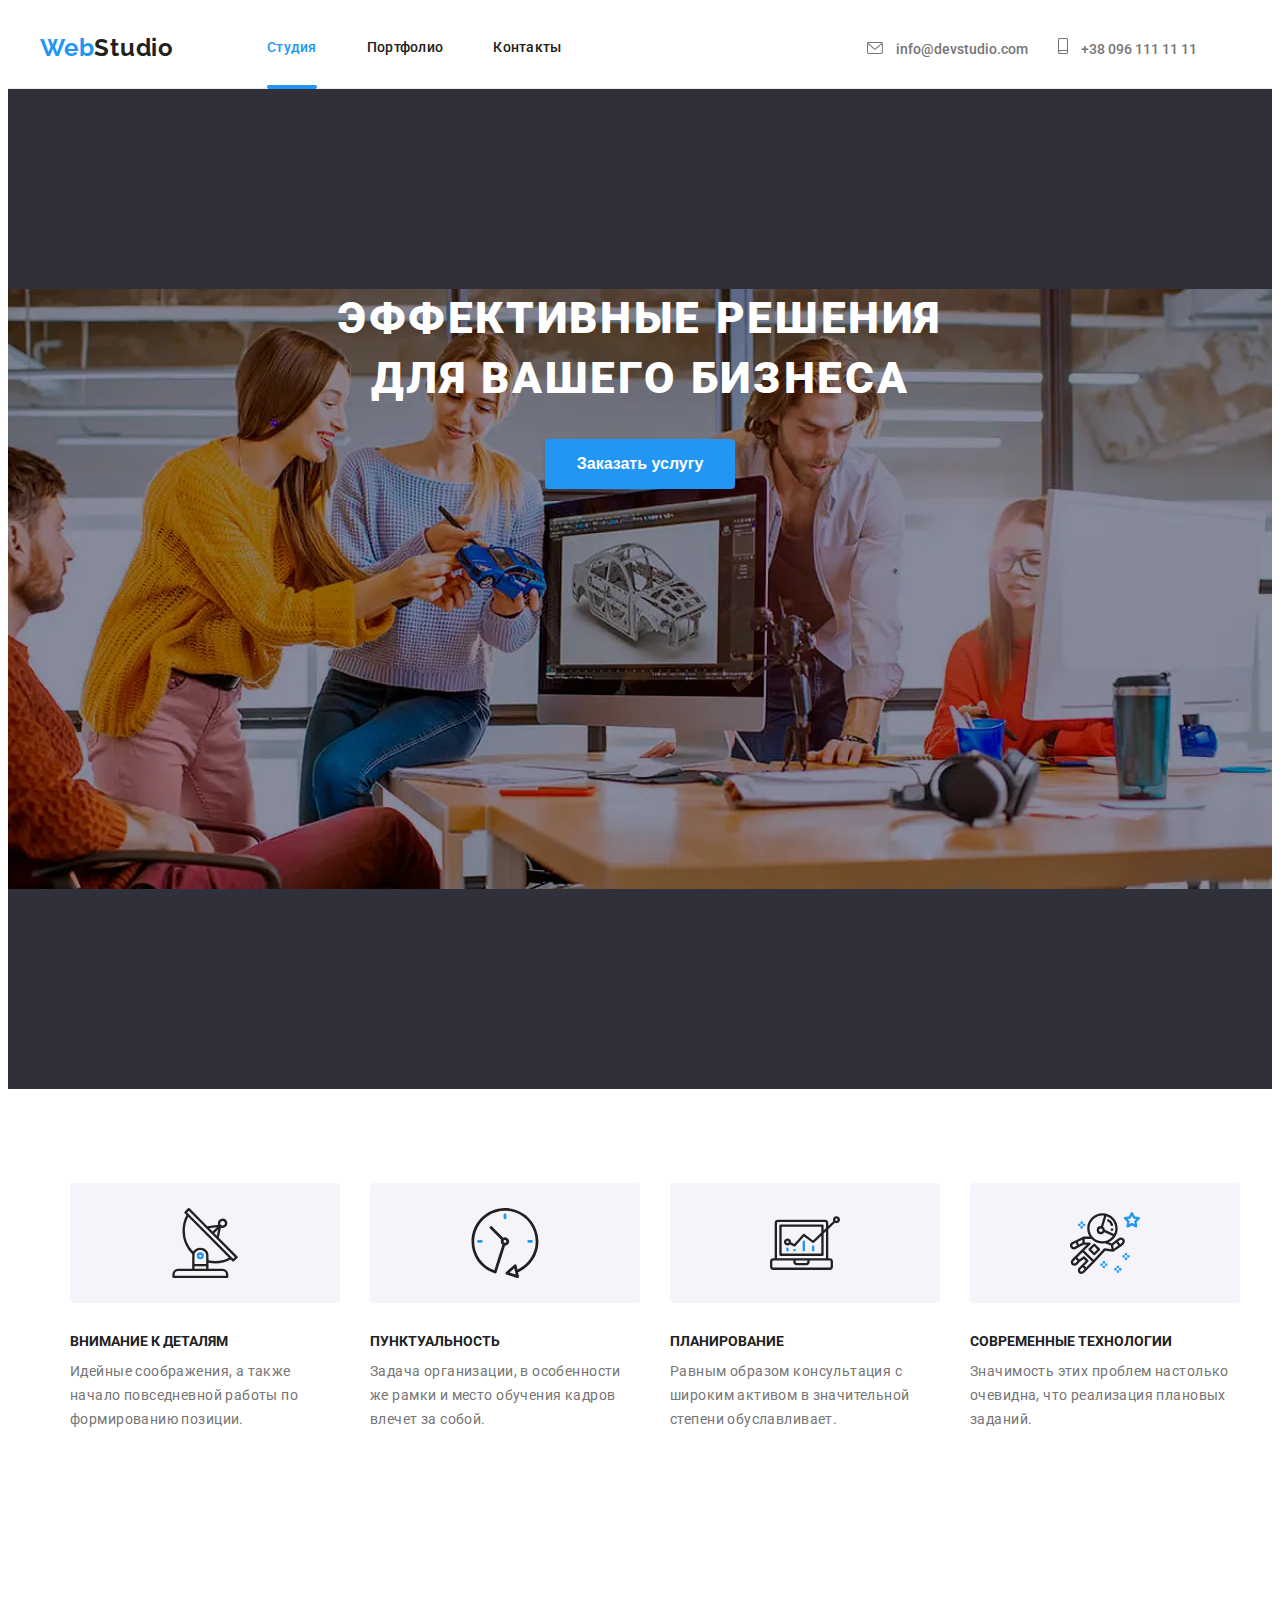
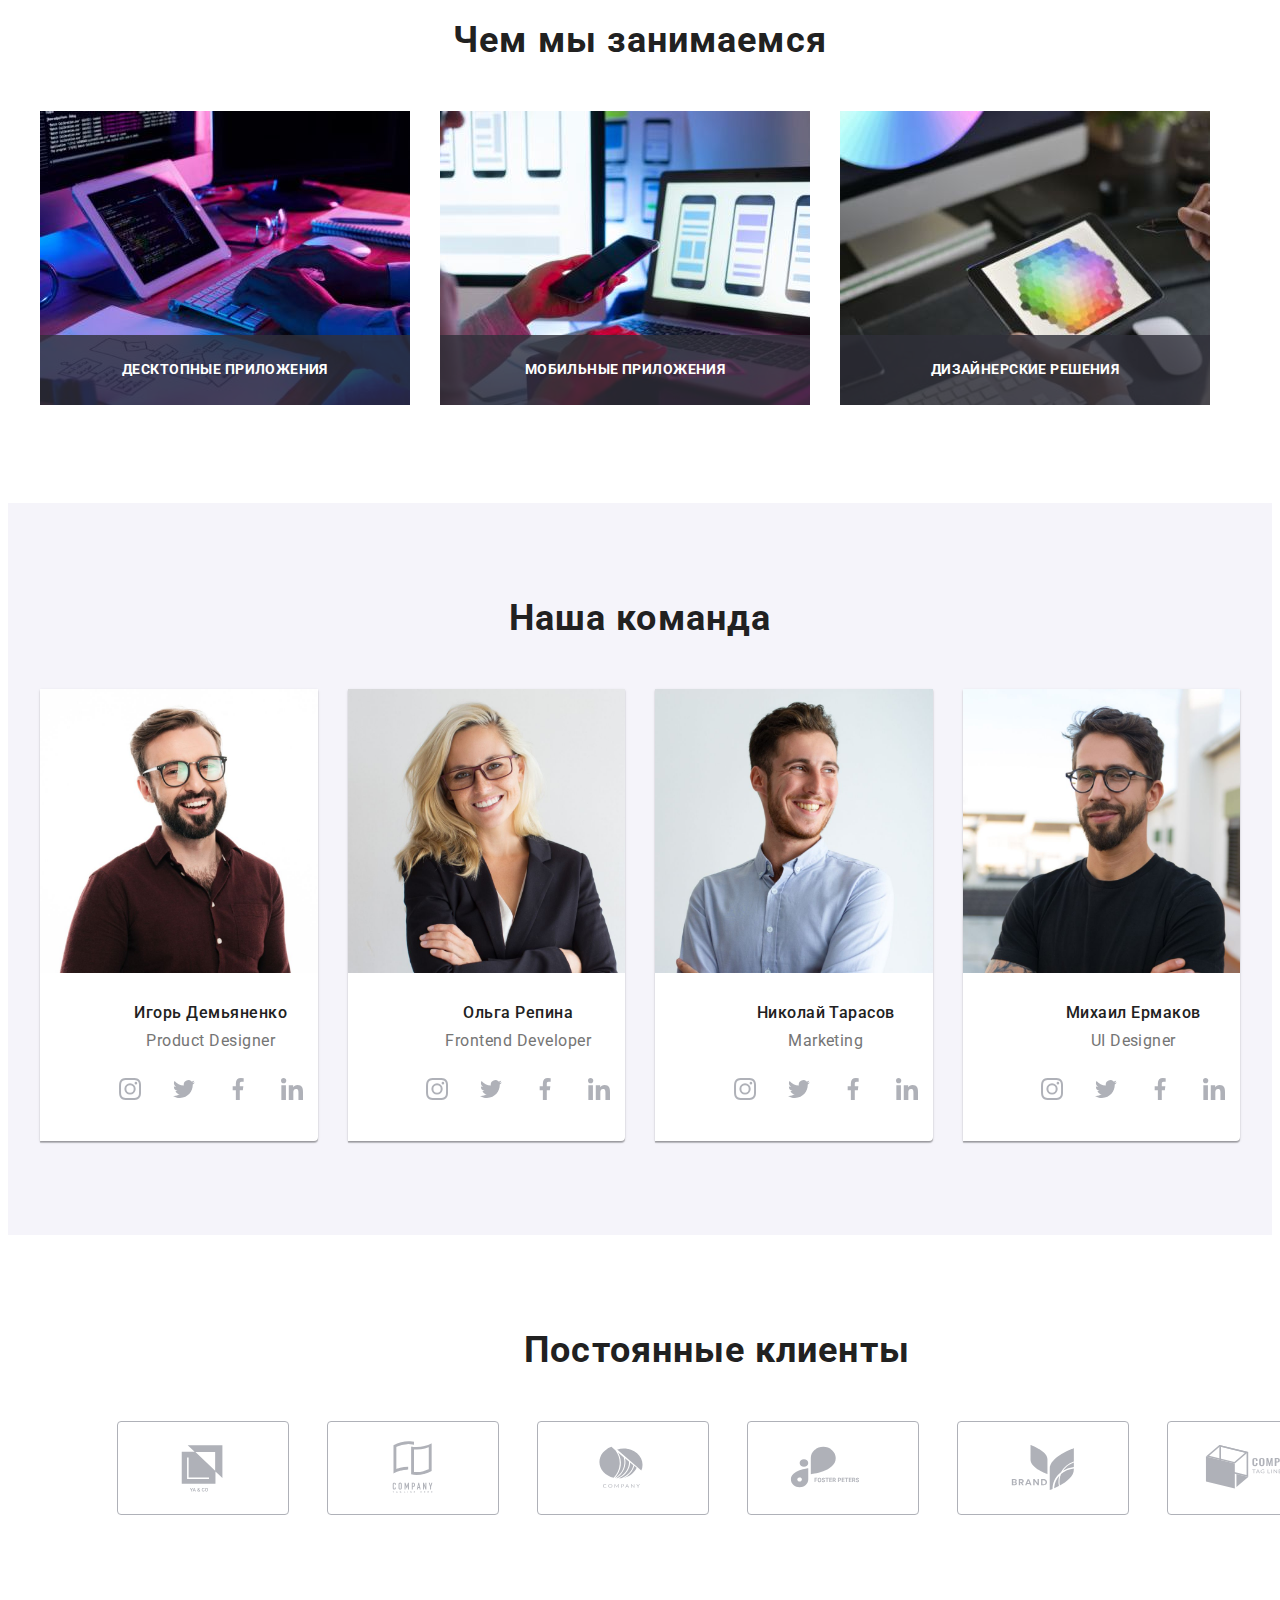
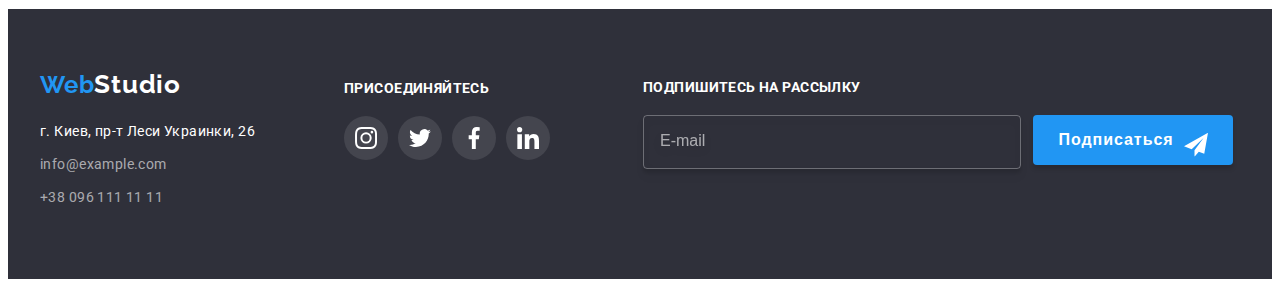
<file: index.html>
<!DOCTYPE html>
<html lang="ru">

    <head>
    <meta charset="UTF-8">
    <meta http-equiv="X-UA-Compatible" content="IE=edge">
    <meta name="viewport" content="width=device-width, initial-scale=1.0">
    <title>Студия</title>

    <link rel="preconnect" href="https://fonts.googleapis.com" />
    <link rel="preconnect" href="https://fonts.gstatic.com" crossorigin />
    <link
        href="https://fonts.googleapis.com/css2?family=Raleway:wght@700&family=Roboto:wght@400;500;700;900&display=swap"
        rel="stylesheet" />

    <link rel="stylesheet" href="https://cdnjs.cloudflare.com/ajax/libs/modern-normalize/1.1.0/modern-normalize.min.css"
            integrity="sha512-wpPYUAdjBVSE4KJnH1VR1HeZfpl1ub8YT/NKx4PuQ5NmX2tKuGu6U/JRp5y+Y8XG2tV+wKQpNHVUX03MfMFn9Q=="
            crossorigin="anonymous" referrerpolicy="no-referrer" />
    
     
     <link rel="stylesheet" href="./images/icons.svg" />
    <link rel="stylesheet" href="./jc/modal.js" />
    <link rel="stylesheet" href="./css/main.min.css" />
    <link rel="stylesheet" href="./jc/mobile-menu.js" />
   
    </head>

    <body>
        <!--Шапка-->
    <header class="page-header">
        <!--Навигация-->
       <div class="page-header__container container">
        <nav class="page-header__nav">
            <a href="./index.html" class="page-header__logo logo" lang="en">
                <span class="logo__text-accent">Web</span><span class="logo__text-logo">Studio</span>
            </a>

            <button 
            type="button" 
            class="menu-button"
            aria-expanded="true"
            aria-controls="menu-container"
             data-menu-button>
                <svg class="menu-icon"
                width="40" 
                height="40" 
                aria-label="Переключатель мобильного меню">
                
                    <use class="icon-cross" 
                    href="./images/icons/decoration /close.svg#icon-close_menu"></use>
                    <use class="icon-menu" 
                    href="./images/icons/decoration /close.svg#icon-menu"></use>
                </svg>
            </button>
            <div class="menu-container is-open" id="menu-container" data-menu>
            <ul class="page-header__nav-link">
                <li class="page-header__itam">
                    <a href="./index.html" class="page-header__itam-link page-header__itam-link--text-accent">Студия</a>
                </li>
                <li class="page-header__itam">
                     <a href="./portfolio.html" class="page-header__itam-link">Портфолио</a>
                    </li>
                <li class="page-header__itam">
                    <a href="" class="page-header__itam-link">Контакты</a>
                </li>
            </ul>
        
            <ul class="page-header__contacts">
                    <li class="page-header__contact">

                    <a href="mailto:info@devstudio.com" class="page-header__contact-link mail">
                        <svg class="page-header__contact-icon" width="16" height="12">
                            <use href="./images/icons.svg#icon-envelope"></use>
                        </svg>
                        info@devstudio.com
                    </a>
                    <li class="page-header__contact">
                    
                        <a href="tel:+380961111111" class="page-header__contact-link tell">
                            <svg class="page-header__contact-icon" width="10" height="16">
                                <use href="./images/icons.svg#icon-smartphone"></use>
                            </svg>
                            +38 096 111 11 11
                        </a>
                    </li>
        
            </li>
            </ul>
            <ul class="menu_socials">
                <li class="menu_socials-item">
                    <a class="menu_socials-link" href="./">
                        Instagram
                    </a>
                </li>
                <li class="menu_socials-item">
                    <a class="menu_socials-link" href="./">
                        Twitter
                    </a>
                </li>
                <li class="menu_socials-item">
                    <a class="menu_socials-link" href="./">
                        Facebook
                    </a>
                </li>
                <li class="menu_socials-item">
                    <a class="menu_socials-link" href="./">
                        LinkedIn
                    </a>
                </li>
            </ul>
            </div>
        </nav>
        </div>
    </header>
    <main>
        <!-- Заказ услуг -->
        <section class="hero-section">
           
            <div class="container">
            <h1 class="hero-section__text-hero">Эффективные решения для вашего бизнеса</h1>
            <button class="hero-section__button-order" type="button" data-modal-open>Заказать услугу</button>
            <!--Модалка-->
            <div class="backdrop is-hidden" data-modal>
                <div class="backdrop__modal">
                    <button class="backdrop__btn-close" type="button" data-modal-close>
                        <svg class="backdrop__btn-close-icone" width="18" height="18">
                            <use href="./images/icons/decoration /close.svg#icon-close"></use>
                        </svg>
                       
                    </button>
                    <p class="backdrop__modal-text">
                    Оставьте свои данные, мы вам перезвоним
                    </p>
                    <form class="backdrop__form" autocomplete="off">
                        <ul class="backdrop__form-fields">
                            <li class="backdrop__form-field">
                            <label for="name" class="backdrop__form-label">Имя</label>
                                <input type="text" class="backdrop__input-text" name="name" />
                               
                                <svg class="backdrop__form-icon name" width="18" height="18">
                                    <use href="./images/icons.svg#icon-person"></use>
                                </svg>
                                
                            </li>
                       <li class="backdrop__form-field">
                            <label for="tel" class="backdrop__form-label">Телефон</label>
                                <input type="text" class="backdrop__input-text" name="tel" />
                                
                                <svg class="backdrop__form-icon phone" width="18" height="18">
                                    <use href="./images/icons.svg#icon-phonemodal"></use>
                                </svg>
                                
                            </li>
                        <li class="backdrop__form-field">
                            <label for="email" class="backdrop__form-label">Почта</label>
                            <input type="text" class="backdrop__input-text" name="email" />
                               
                                   <svg class="backdrop__form-icon mail" width="18" height="18">
                                    <use href="./images/icons.svg#icon-emailmodal"></use>
                                 </svg>
                                
                            </li>
                        <li class="backdrop__form-field">
                            <label for="comment" class="backdrop__form-label">Комментарий</label>
                            <textarea class="backdrop__input-text backdrop__input-text--comment" name="comment" id="comment"  rows="5" placeholder="Введите текст"></textarea>
                        </li>
                        </ul>
                        <div class="backdrop__form-policy">
                            <label for="policy" class="backdrop__form-agree">
                            <input class="backdrop__checkbox-hidden" type="checkbox" name="policy" id="policy" />
                           
                            <svg class="backdrop__check-icon" width="16" height="16">
                                <use href="./images/icons.svg#icon-check"></use>
                            </svg>
                          
                            <p class="backdrop__check-agree">Соглашаюсь с рассылкой и принимаю <a class="backdrop__policy-link" href="./"> Условия
                                    договора</a>
                                </p>
                            
                        </label>
                        </div>
                        <button class="backdrop__button" type="submit">Отправить</button>
                   
                    </form>
                </div>
            </div>
        </div>
        </section>
        <!-- <h2>Особенности</h2> -->
        <section class="features-section">
           
            <div class="container">
                <ul class="features-section__list">
                <li class="features-section__item">
                    <div class="features-section__icon-wrapper">
                        <svg class="features-section__icon" width="70" height="70">
                            <use href="./images/icons.svg#icon-antenna"></use>
                        </svg>
                    </div>
                    <h3 class="features-section__subtitle">Внимание к деталям</h3>
                    <p class="features-section__text">Идейные соображения, а также начало повседневной работы по формированию
                        позиции.</p>
                </li>
                <li class="features-section__item">
                    <div class="features-section__icon-wrapper">
                        <svg class="features-section__icon" width="70" height="70">
                            <use href="./images/icons.svg#icon-clock"></use>
                        </svg>
                    </div>
                    <h3 class="features-section__subtitle">Пунктуальность</h3>
                    <p class="features-section__text">Задача организации, в особенности же рамки и место обучения кадров влечет
                        за собой.</p>
                </li>
                <li class="features-section__item">
                    <div class="features-section__icon-wrapper">
                        <svg class="features-section__icon" width="70" height="70">
                            <use href="./images/icons.svg#icon-diagram"></use>
                        </svg>
                        </div>
                    <h3 class="features-section__subtitle">Планирование</h3>
                    <p class="features-section__text">Равным образом консультация с широким активом в значительной степени
                        обуславливает.</p>
                </li>
                <li class="features-section__item">
                    <div class="features-section__icon-wrapper">
                        <svg class="features-section__icon" width="70" height="70">
                            <use href="./images/icons.svg#icon-astronaut"></use>
                        </svg>
                        </div>
                    <h3 class="features-section__subtitle">Современные технологии</h3>
                    <p class="features-section__text">Значимость этих проблем настолько очевидна, что реализация плановых
                        заданий.</p>
                </li>
            </ul>
            </div>
            
        </section>
        <!--Чем занимаются-->
        <section class="section-title">
            
            <div class="container">
                <h2 class="section-title__subtitle">Чем мы занимаемся</h2>
                <ul class="section-title__box-cards">
                    <li class="section-title__box">
                        <img 
                        class="section-title__img" 
                        srcset="./images/retina/title-section/img_l.jpg 370w, 
                        ./images/retina/title-section/img_l@2x.jpg 740w" 
                        src="./images/retina/title-section/img_l.jpg" 
                        alt="верстка"
                        sizes="(min-width:1200px) 370px, (min-width:768px) 354px, (max-width:767px) 450px, 100vw" width=«370» height="294"
                        loading="lazy">

                    <div class="section-title__box-caption">
                        <p class="section-title__paragraph">Десктопные приложения</p>
                    </div>
                    </li>
                    <li class="section-title__box">
                        <img class="section-title__img" 
                        srcset="./images/retina/title-section/img-1_l.jpg 370w, ./images/retina/title-section/img-1_l@2x.jpg 740w" 
                        src="./images/retina/title-section/img-1_l.jpg" 
                        
                        alt="разработка мобильного приложения"
                            sizes="(min-width:1200px) 370px, (min-width:768px) 354px, (max-width:767px) 450px, 100vw" 
                            width="370" 
                            height="294"
                            loading="lazy">
                    <div class="section-title__box-caption">
                        <p class="section-title__paragraph">Мобильные приложения</p>
                    </div>
                    </li>
                    <li class="section-title__box">
                    <img class="section-title__img"
                        srcset="./images/retina/title-section/img-2_l.jpg 370w, 
                        ./images/retina/title-section/img-2_l@2x.jpg 740w"
                        src="./images/retina/title-section/img-2_l.jpg" 
                        alt="палитра цвета для дизайна"
                        sizes="(min-width:1200px) 370px, (min-width:768px) 354px, (max-width:767px) 450px, 100vw" 
                        width=«370» 
                        height="294"
                        loading="lazy">
                    <div class="section-title__box-caption">
                        <p class="section-title__paragraph">Дизайнерские решения</p>
                    </div>
                    </li>
                </ul>
            </div>
        </section>
        <!--Наша команда-->
        <section class="team-section">
            <div class="container">
                <h2 class="team-section__title">Наша команда</h2>
                <ul class="team-section__team-cards">
                    <li class="team-section__team-card">
                        
                        <img class="team-section__img" 
                        srcset="./images/retina/team/img_s.jpg 450w,
                        ./images/retina/team/img_s@2x.jpg 900w,
                        ./images/retina/team/img_m.jpg 354w,
                        ./images/retina/team/img_m@2x.jpg 708w,
                        ./images/retina/team/img_l.jpg 370w, 
                        ./images/retina/team/img_l@2x.jpg 740w" 
                        src="./images/retina/team/img_s.jpg"
                        alt="Игорь Демьяненко" 
                        width="450"
                        height="460"
                        loading="lazy">
                        <div class="team-section__meta">
                        <h3 class="team-section__subtitle">Игорь Демьяненко</h3>
                        <p class="team-section__description"><span lang="en">Product Designer</span></p>
                        <div class="socials__social-wrapper">
                            <ul class="socials__social-list">
                                <li class="socials__itam">
                                    <a href="https://www.instagram.com" class="socials__social-link" target="_blank" rel="noopener noreferrer">
                                            <svg class="socials__social-icon">
                                                <use href="./images/icons.svg#icon-instagramgray"></use>
                                                </svg>
                                    </a>
                                </li>
                                <li class="socials__itam">
                                    <a href="https://twitter.com" class="socials__social-link" target="_blank" rel="noopener noreferrer">
                                        <svg class="socials__social-icon">
                                            <use href="./images/icons.svg#icon-twittergray">
                                            </use>
                                        </svg>
                                    </a>
                                </li>
                                <li class="socials__itam">
                                    <a href="https://www.facebook.com" class="socials__social-link" target="_blank" rel="noopener noreferrer">
                                        <svg class="socials__social-icon">
                                            <use href="./images/icons.svg#icon-facebookgray"></use>
                                            </svg>
                                            </a>
                                </li>
                                <li class="socials__itam">
                                                <a href="https://www.linkedin.com" class="socials__social-link" target="_blank" rel="noopener noreferrer">
                                                    <svg class="socials__social-icon">
                                                        <use href="./images/icons.svg#icon-linkedingray"></use>
                                                        </svg>
                                                        </a>
                                </li>
                                                       
                            </ul>
                            </div>
                    </div>
                    </li>
                    <li class="team-section__team-card">
                        
                        <img class="team-section__img" 
                        srcset="./images/retina/team/img-1_s.jpg 450w,
                        ./images/retina/team/img-1_s@2x.jpg 900w,
                        ./images/retina/team/img-1_m.jpg 354w,
                        ./images/retina/team/img-1_m@2x.jpg 708w,
                        ./images/retina/team/img-1_l.jpg 370w, 
                        ./images/retina/team/img-1_l@2x.jpg 740w" 
                        src="./images/retina/team/img-1_s.jpg"

                        width="450"
                        height="460"
                        loading="lazy">

                        <div class="team-section__meta">
                        <h3 class="team-section__subtitle">Ольга Репина</h3>
                        <p class="team-section__description"><span lang="en">Frontend Developer</span></p>
                    <div class="socials__social-wrapper">
                        <ul class="socials__social-list">
                            <li class="socials__itam">
                                <a href="https://www.instagram.com" class="socials__social-link" target="_blank" rel="noopener noreferrer">
                                    <svg class="socials__social-icon" width="44" height="44">
                                        <use href="./images/icons.svg#icon-instagramgray"></use>
                                    </svg>
                                </a>
                            </li>
                            <li class="socials__itam">
                                <a href="https://twitter.com" class="socials__social-link" target="_blank" rel="noopener noreferrer">
                                    <svg class="socials__social-icon" width="44" height="44">
                                        <use href="./images/icons.svg#icon-twittergray">
                                        </use>
                                    </svg>
                                </a>
                            </li>
                            <li class="socials__itam">
                                <a href="https://www.facebook.com" class="socials__social-link" target="_blank" rel="noopener noreferrer">
                                    <svg class="socials__social-icon" width="44" height="44">
                                        <use href="./images/icons.svg#icon-facebookgray"></use>
                                    </svg>
                                </a>
                            </li>
                            <li class="socials__itam">
                                <a href="https://www.linkedin.com" class="socials__social-link" target="_blank" rel="noopener noreferrer">
                                    <svg class="socials__social-icon" width="44" height="44">
                                        <use href="./images/icons.svg#icon-linkedingray"></use>
                                    </svg>
                                </a>
                            </li>
                    
                        </ul>
                    </div>
                    </div>
                    </li>
                    <li class="team-section__team-card">
                       
                    <img class="team-section__img" 
                        srcset="./images/retina/team/img-2_s.jpg 450w,
                                ./images/retina/team/img-2_s@2x.jpg 900w,
                                ./images/retina/team/img-2_m.jpg 354w,
                                ./images/retina/team/img-2_m@2x.jpg 708w,
                                ./images/retina/team/img-2_l.jpg 370w, 
                                ./images/retina/team/img-2_l@2x.jpg 740w"
                        src="./images/retina/team/img-2_s.jpg"
                        alt="Николай Тарасов" 
                        width="450"
                        height="460"
                        loading="lazy">
                        <div class="team-section__meta">
                        <h3 class="team-section__subtitle">Николай Тарасов</h3>
                        <p class="team-section__description"><span lang="en">Marketing</span></p>
                    <div class="socials__social-wrapper">
                        <ul class="socials__social-list">
                            <li class="socials__itam">
                                <a href="https://www.instagram.com" class="socials__social-link" target="_blank" rel="noopener noreferrer">
                                    <svg class="socials__social-icon" width="44" height="44">
                                        <use href="./images/icons.svg#icon-instagramgray"></use>
                                    </svg>
                                </a>
                            </li>
                            <li class="socials__itam">
                                <a href="https://twitter.com" class="socials__social-link" target="_blank" rel="noopener noreferrer">
                                    <svg class="socials__social-icon" width="44" height="44">
                                        <use href="./images/icons.svg#icon-twittergray">
                                        </use>
                                    </svg>
                                </a>
                            </li>
                            <li class="socials__itam">
                                <a href="https://www.facebook.com" class="socials__social-link" target="_blank" rel="noopener noreferrer">
                                    <svg class="socials__social-icon" width="44" height="44">
                                        <use href="./images/icons.svg#icon-facebookgray"></use>
                                    </svg>
                                </a>
                            </li>
                            <li class="socials__itam">
                                <a href="https://www.linkedin.com" class="socials__social-link" target="_blank" rel="noopener noreferrer">
                                    <svg class="socials__social-icon" width="44" height="44">
                                        <use href="./images/icons.svg#icon-linkedingray"></use>
                                    </svg>
                                </a>
                            </li>
                    
                        </ul>
                    </div>
                    </div>
                    </li>
                    <li class="team-section__team-card">
                       
                        <img class="team-section__img" 
                        srcset="./images/retina/team/img-3_s.jpg 450w,
                                ./images/retina/team/img-3_s@2x.jpg 900w,
                                ./images/retina/team/img-3_m.jpg 354w,
                                ./images/retina/team/img-3_m@2x.jpg 708w,
                                ./images/retina/team/img-3_l.jpg 370w, 
                                ./images/retina/team/img-3_l@2x.jpg 740w" 
                        src="./images/retina/team/img-3_s.jpg" 
                        alt="Михаил Ермаков" 
                        width="450"
                        height="460"
                        loading="lazy">
                        
                         <div class="team-section__meta">
                        <h3 class="team-section__subtitle">Михаил Ермаков</h3>
                        <p class="team-section__description"><span lang="en">UI Designer</span></p>
                    <div class="socials__social-wrapper">
                        <ul class="socials__social-list">
                            <li class="socials__itam">
                                <a href="https://www.instagram.com" class="socials__social-link" target="_blank" rel="noopener noreferrer">
                                    <svg class="socials__social-icon" width="44" height="44">
                                        <use href="./images/icons.svg#icon-instagramgray"></use>
                                    </svg>
                                </a>
                            </li>
                            <li class="socials__itam">
                                <a href="https://twitter.com" class="socials__social-link" target="_blank" rel="noopener noreferrer">
                                    <svg class="socials__social-icon" width="44" height="44">
                                        <use href="./images/icons.svg#icon-twittergray">
                                        </use>
                                    </svg>
                                </a>
                            </li>
                            <li class="socials__itam">
                                <a href="https://www.facebook.com" class="socials__social-link" target="_blank" rel="noopener noreferrer">
                                    <svg class="socials__social-icon" width="44" height="44">
                                        <use href="./images/icons.svg#icon-facebookgray"></use>
                                    </svg>
                                </a>
                            </li>
                            <li class="socials__itam">
                                <a href="https://www.linkedin.com" class="socials__social-link" target="_blank" rel="noopener noreferrer">
                                    <svg class="socials__social-icon" width="44" height="44">
                                        <use href="./images/icons.svg#icon-linkedingray"></use>
                                    </svg>
                                </a>
                            </li>
                    
                        </ul>
                    </div>
                    </div>
                    </li>
                </ul>
            </div>
        </section>
        <!--Клиенты-->
        <section class="client-section">
            <div class="container">
                <h2 class="client-section__title">Постоянные клиенты</h2>
                <ul class="client-section__clients">
                    <li class="client-section__client-itam">
                        <a href="./" class="client-section__client-link" target="_blank" rel="noopener noreferrer">
                            <svg class="client-section__client-icon" width="106" height="60">
                                <use href="./images/icons.svg#icon-yaco"></use>
                            </svg>
                        </a>
                    </li>

                    <li class="client-section__client-itam">
                        <a href="./" class="client-section__client-link" target="_blank" rel="noopener noreferrer">
                            <svg class="client-section__client-icon" width="106" height="60">
                                <use href="./images/icons.svg#icon-twopaper"></use>
                            </svg>
                        </a>
                     </li>

                    <li class="client-section__client-itam">
                        <a href="./" class="client-section__client-link" target="_blank" rel="noopener noreferrer">
                            <svg class="client-section__client-icon" width="106" height="60">
                                <use href="./images/icons.svg#icon-circlecompany"></use>
                            </svg>
                        </a>
                    </li>

                    <li class="client-section__client-itam">
                        <a href="./" class="client-section__client-link" target="_blank" rel="noopener noreferrer">
                            <svg class="client-section__client-icon" width="106" height="60">
                                <use href="./images/icons.svg#icon-fosterfocus"></use>
                            </svg>
                        </a>
                    </li>

                    <li class="client-section__client-itam">
                        <a href="./" class="client-section__client-link" target="_blank" rel="noopener noreferrer">
                            <svg class="client-section__client-icon" width="106" height="60">
                                <use href="./images/icons.svg#icon-brand"></use>
                            </svg>
                        </a>
                    </li>
                    <li class="client-section__client-itam">
                        <a href="./" class="client-section__client-link" target="_blank" rel="noopener noreferrer">
                            <svg class="client-section__client-icon" width="106" height="60">
                                <use href="./images/icons.svg#icon-cube"></use>
                            </svg>
                        </a>
                    </li>
                </ul>
            </div>
        </section>
    </main>
    <!--Футер-->
    <footer class="footer">
      
        <div class="footer_container container">
            <div class="footer__main">
            <div class="footer__info">
            <a href="./index.html" class="footer__logo logo" lang="en">
                <span class="logo__text-accent">Web</span><span class="logo__clear-link-text-accent">Studio</span>
            </a>
            <address class="footer-adresses">
                <ul class="footer-adresses__contacts">
                    <li class="footer__adress-item">
                        <a class="footer__adress-link  footer__adress-link--text-accent" href="https://bit.ly/3pXMvUd" target="_blank" rel="noopener noreferrer">г.
                            Киев, пр-т
                            Леси Украинки, 26</a> </li>
                    <li class="footer__adress-item">
                        <a class="footer__adress-link" href="mailto:info@devstudio.com">info@example.com</a> </li>
                    <li class="footer__adress-item">
                        <a class="footer__adress-link" href="tel:+380961111111">+38 096 111 11 11</a> </li>
                </ul>
            </address>
        </div>
        <div class="footer__follow-us">
            <h2 class="footer__follow-us-subtitle">ПРИСОЕДИНЯЙТЕСЬ</h2>
                    <ul class="socials__social-list">
                        <li class="socials__itam">
                            <a href="https://www.instagram.com" class="footer__socials-link socials__link" target="_blank" rel="noopener noreferrer">
                                <svg class="socials__social-icon">
                                    <use href="./images/icons.svg#icon-instagramgray"></use>
                                </svg>
                            </a>
                        </li>
                        <li class="socials__itam">
                            <a href="https://twitter.com" class="footer__socials-link socials__link" target="_blank" rel="noopener noreferrer">
                                <svg class="socials__social-icon">
                                    <use href="./images/icons.svg#icon-twittergray">
                                    </use>
                                </svg>
                            </a>
                        </li>
                        <li class="socials__itam">
                            <a href="https://www.facebook.com" class="footer__socials-link socials__link" target="_blank" rel="noopener noreferrer">
                                <svg class="socials__social-icon">
                                    <use href="./images/icons.svg#icon-facebookgray"></use>
                                </svg>
                            </a>
                        </li>
                        <li class="socials__itam">
                            <a href="https://www.linkedin.com" class="footer__socials-link socials__link" target="_blank" rel="noopener noreferrer">
                                <svg class="socials__social-icon">
                                    <use href="./images/icons.svg#icon-linkedingray"></use>
                                </svg>
                            </a>
                        </li>
                
                    </ul>

        </div>
            </div>
            
            <form class="footer__email">
                <h2 class="footer__subtitle-subscribe">Подпишитесь на рассылку</h2>
                <div class="footer__form">
                <input class="footer__email-input" type="email" name="email" id="user-email" placeholder="E-mail" required />
                <button class="footer__button-form" type="submit">Подписаться
                    <svg class="footer__button-icon" width="24" height="24">
                        <use href="./images/icons.svg#icon-send">
                        </use>
                    </svg>
                </button>
                </div>
            </form>
        </div>
    </footer>
    <script src="./jc/modal.js"></script>
    <script src="./jc/mobile-menu.js"></script>
    </body>
</html>
</file>
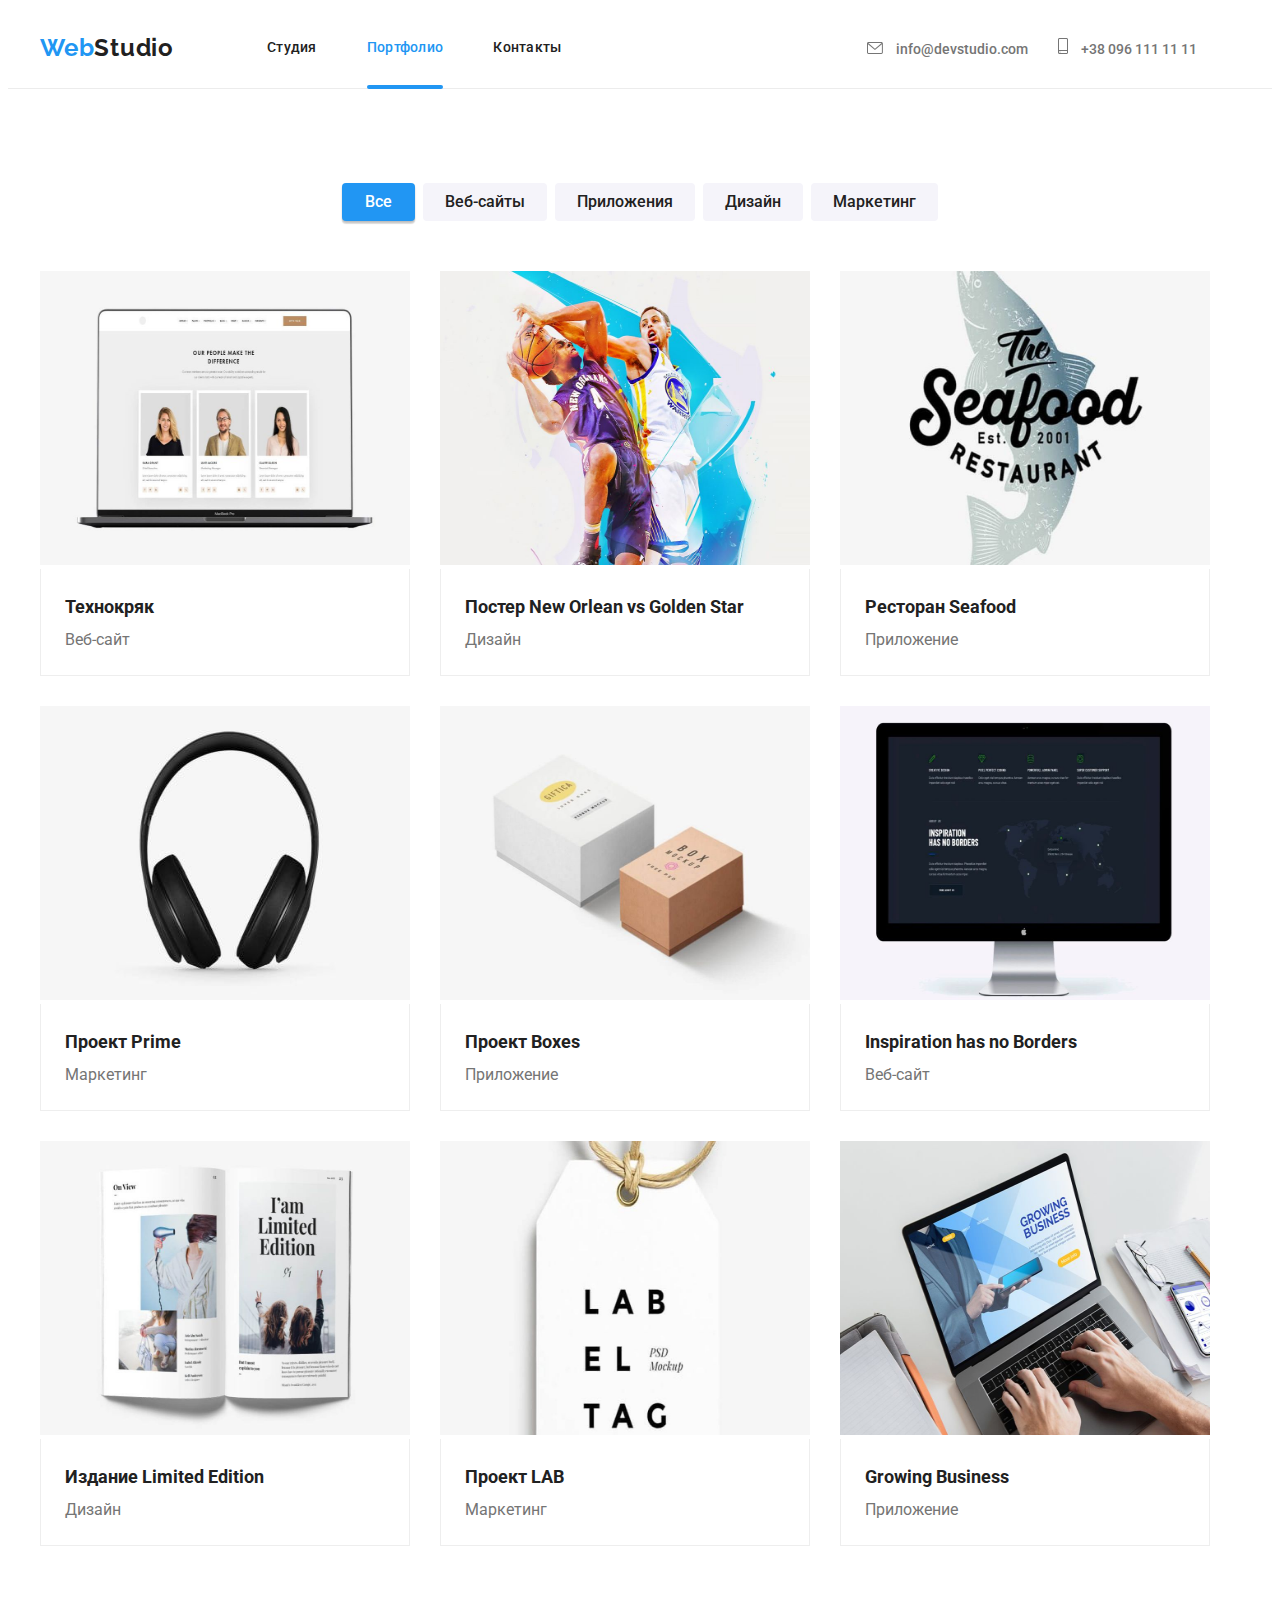
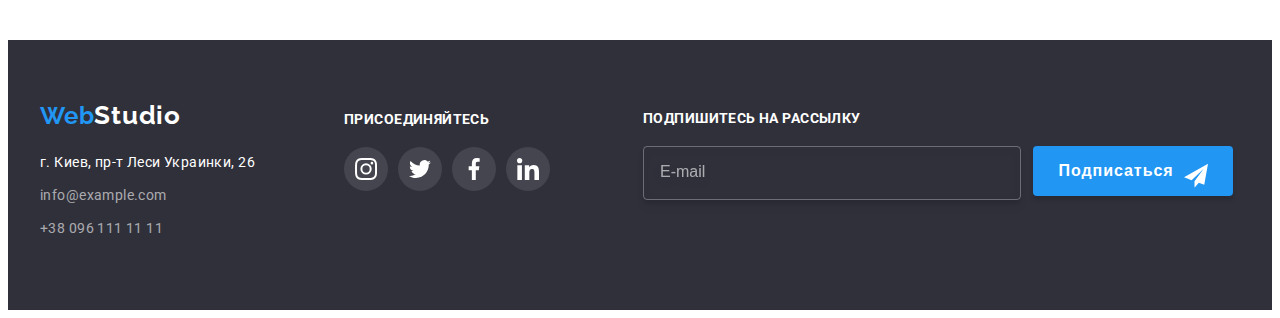
<file: portfolio.html>
<!DOCTYPE html>
<html lang="ru">
<head>
    <meta charset="UTF-8">
    <meta http-equiv="X-UA-Compatible" content="IE=edge">
    <meta name="viewport" content="width=device-width, initial-scale=1.0">
    <title>Портфолио</title>

    <link rel="preconnect" href="https://fonts.googleapis.com" />
    <link rel="preconnect" href="https://fonts.gstatic.com" crossorigin />
    <link href="https://fonts.googleapis.com/css2?family=Raleway:wght@700&family=Roboto:wght@400;500;700;900&display=swap"
        rel="stylesheet" />
    

<link rel="stylesheet" href="https://cdnjs.cloudflare.com/ajax/libs/modern-normalize/1.1.0/modern-normalize.min.css"
    integrity="sha512-wpPYUAdjBVSE4KJnH1VR1HeZfpl1ub8YT/NKx4PuQ5NmX2tKuGu6U/JRp5y+Y8XG2tV+wKQpNHVUX03MfMFn9Q=="
    crossorigin="anonymous" referrerpolicy="no-referrer" />
    
    
    <link rel="stylesheet" href="./css/main.min.css" />
        <link rel="stylesheet" href="./jc/mobile-menu.js" />

</head>
<body>
    <!--Шапка-->
    <header class="page-header">
        <!--Навигация-->
        <div class="page-header__container container">
            <nav class="page-header__nav">
                <a href="./index.html" class="page-header__logo logo" lang="en">
                    <span class="logo__text-accent">Web</span><span class="logo__text-logo">Studio</span>
                </a>
    
                <button type="button" class="menu-button" aria-expanded="false" aria-controls="menu-container"
                    data-menu-button>
                    <svg width="40" height="40" aria-label="Переключатель мобильного меню">
    
                        <use class="icon-cross" href="./images/icons/decoration /close.svg#icon-close"></use>
                        <use class="icon-menu" href="./images/icons/decoration /close.svg#icon-menu"></use>
                    </svg>
                </button>
                <div class="menu-container" id="menu-container" data-menu>
                    <ul class="page-header__nav-link">
                        <li class="page-header__itam">
                            <a href="./index.html"
                                class="page-header__itam-link">Студия</a>
                        </li>
                        <li class="page-header__itam">
                            <a href="./portfolio.html" class="page-header__itam-link page-header__itam-link--text-accent">Портфолио</a>
                        </li>
                        <li class="page-header__itam">
                            <a href="" class="page-header__itam-link">Контакты</a>
                        </li>
                    </ul>
    
                    <ul class="page-header__contacts">
                        <li class="page-header__contact">
    
                            <a href="mailto:info@devstudio.com" class="page-header__contact-link mail">
                                <svg class="page-header__contact-icon" width="16" height="12">
                                    <use href="./images/icons.svg#icon-envelope"></use>
                                </svg>
                                info@devstudio.com
                            </a>
                        <li class="page-header__contact">
    
                            <a href="tel:+380961111111" class="page-header__contact-link tell">
                                <svg class="page-header__contact-icon" width="10" height="16">
                                    <use href="./images/icons.svg#icon-smartphone"></use>
                                </svg>
                                +38 096 111 11 11
                            </a>
                        </li>
    
                        </li>
                    </ul>
                    <ul class="menu_socials">
                        <li class="menu_socials-item">
                            <a class="menu_socials-link" href="./">
                                Instagram
                            </a>
                        </li>
                        <li class="menu_socials-item">
                            <a class="menu_socials-link" href="./">
                                Twitter
                            </a>
                        </li>
                        <li class="menu_socials-item">
                            <a class="menu_socials-link" href="./">
                                Facebook
                            </a>
                        </li>
                        <li class="menu_socials-item">
                            <a class="menu_socials-link" href="./">
                                LinkedIn
                            </a>
                        </li>
                    </ul>
                </div>
            </nav>
        </div>
    </header>
    <main>
        <!--Портфолио-->
        <section class="section-portfolio section">
            <div class="container">
                <h1 hidden>Портфолио</h1>
                <!--Фильтр-->
                <ul class="section-portfolio__filters">
                    <li class="section-portfolio__filter">
                        <button class="section-portfolio__button-filter section-portfolio__button-filter--active" type="button">Все</button></li>
                    <li class="section-portfolio__filter">
                        <button class="section-portfolio__button-filter" type="button">Веб-сайты</button></li>
                    <li class="section-portfolio__filter">
                        <button class="section-portfolio__button-filter" type="button">Приложения</button></li>
                    <li class="section-portfolio__filter">
                        <button class="section-portfolio__button-filter" type="button">Дизайн</button></li>
                    <li class="section-portfolio__filter">
                        <button class="section-portfolio__button-filter" type="button">Маркетинг</button></li>
                </ul>
                <!--Карточки-->
                <ul class="section-portfolio__cards">
                    <li class="section-portfolio__card">
                        <a class="section-portfolio__card-link" href="./">
                            <div class="section-portfolio__img-wrapper">
                            <img class="section-portfolio__card-img" 
                            srcset="./images/retina/portfolio/img_s.jpg 450w,
                                    ./images/retina/portfolio/img_s@2x.jpg 900w,
                                    ./images/retina/portfolio/img_m.jpg 354w,
                                    ./images/retina/portfolio/img_m@2x.jpg 708w,
                                    ./images/retina/portfolio/img_l.jpg 370w, 
                                    ./images/retina/portfolio/img_l@2x.jpg 740w" 
                        src="./images/retina/portfolio/img_s.jpg"
                            alt="компьютер-фото-команды" 
                            width="370"
                            height="294"
                            loading="lazy">
                        <div class="section-portfolio__card-link-overlay">
                            <p class="section-portfolio__overlay-text">Ресурс предлагает комплексные предложения с разным уровнем функционала и сервисов. Все это позволит посетителю получить
                            исчерпывающие сведения о компании или частном лице.</p>
                        </div>    
                        </div>
                            <div class="section-portfolio__card-meta">
                                <h2 class="section-portfolio__subtitle">Технокряк</h2>
                            <p class="section-portfolio__description">Веб-сайт</p>
                            </div>
                        </a>
                    </li>
                    <li class="section-portfolio__card">
                        <a class="section-portfolio__card-link" href="./">
                            <div class="section-portfolio__img-wrapper">
                            <img class="section-portfolio__card-img" 
                            srcset="./images/retina/portfolio/img-1_s.jpg 450w,
                                ./images/retina/portfolio/img-1_s@2x.jpg 900w,
                                ./images/retina/portfolio/img-1_m.jpg 354w,
                                ./images/retina/portfolio/img-1_m@2x.jpg 708w,
                                ./images/retina/portfolio/img-1_l.jpg 370w, 
                                ./images/retina/portfolio/img-1_l@2x.jpg 740w" 
                            src="./images/retina/portfolio/img-1_s.jpg"

                            alt="постер-с-баскетболистами" 
                            width="370"
                            height="294"
                            loading="lazy">

                            <div class="section-portfolio__card-link-overlay">
                                <p class="section-portfolio__overlay-text">Ресурс предлагает комплексные предложения с разным уровнем функционала и сервисов. Все это позволит посетителю получить
                                исчерпывающие сведения о компании или частном лице.</p>
                            </div>
                        </div>
                            <div class="section-portfolio__card-meta">
                                <h2 class="section-portfolio__subtitle">Постер<span lang="en"> New Orlean vs Golden Star</span></h2>
                                <p class="section-portfolio__description">Дизайн</p>
                            </div>
                        </a>
                    </li>
                    <li class="section-portfolio__card">
                        <a class="section-portfolio__card-link" href="./">
                            <div class="section-portfolio__img-wrapper">
                            <img class="section-portfolio__card-img" 
                            srcset="./images/retina/portfolio/img-2_s.jpg 450w,
                                ./images/retina/portfolio/img-2_s@2x.jpg 900w,
                                ./images/retina/portfolio/img-2_m.jpg 354w,
                                ./images/retina/portfolio/img-2_m@2x.jpg 708w,
                                ./images/retina/portfolio/img-2_l.jpg 370w, 
                                ./images/retina/portfolio/img-2_l@2x.jpg 740w" 
                            src="./images/retina/portfolio/img-2_s.jpg" 
                            alt="логотип-на-фоне-рыбы" 
                            width="370"
                            height="294"
                            loading="lazy">
                            <div class="section-portfolio__card-link-overlay">
                                <p class="section-portfolio__overlay-text">Ресурс предлагает комплексные предложения с разным уровнем функционала и сервисов. Все это позволит посетителю получить
                                исчерпывающие сведения о компании или частном лице.</p>
                            </div>
                        </div>
                            <div class="section-portfolio__card-meta">
                                <h2 class="section-portfolio__subtitle">Ресторан <span lang="en">Seafood</span></h2>
                                <p class="section-portfolio__description">Приложение</p>
                            </div>
                        </a>
                    </li>
                    <li class="section-portfolio__card">
                        <a class="section-portfolio__card-link" href="./">
                            <div class="section-portfolio__img-wrapper">
                            <img class="section-portfolio__card-img" 
                            ssrcset="./images/retina/portfolio/img-3_s.jpg 450w,
                                ./images/retina/portfolio/img-3_s@2x.jpg 900w,
                                ./images/retina/portfolio/img-3_m.jpg 354w,
                                ./images/retina/portfolio/img-3_m@2x.jpg 708w,
                                ./images/retina/portfolio/img-3_l.jpg 370w, 
                                ./images/retina/portfolio/img-3_l@2x.jpg 740w" 
                            src="./images/retina/portfolio/img-3_s.jpg" 
                            alt="наушники-на-белом-фоне" 
                            width="370"
                            height="294"
                            loading="lazy">
                        <div class="section-portfolio__card-link-overlay">
                            <p class="section-portfolio__overlay-text">Ресурс предлагает комплексные предложения с разным уровнем функционала и сервисов. Все это позволит посетителю получить
                            исчерпывающие сведения о компании или частном лице.</p>
                        </div>
                        </div>
                            <div class="section-portfolio__card-meta">
                                <h2 class="section-portfolio__subtitle">Проект <span lang="en">Prime</span></h2>
                                <p class="section-portfolio__description">Маркетинг</p>
                           </div>
                        </a>
                    </li>
                    <li class="section-portfolio__card">
                        <a class="section-portfolio__card-link" href="./">
                            <div class="section-portfolio__img-wrapper">
                            <img class="section-portfolio__card-img" 
                            srcset="./images/retina/portfolio/img-4_s.jpg 450w,
                                ./images/retina/portfolio/img-4_s@2x.jpg 900w,
                                ./images/retina/portfolio/img-4_m.jpg 354w,
                                ./images/retina/portfolio/img-4_m@2x.jpg 708w,
                                ./images/retina/portfolio/img-4_l.jpg 370w, 
                                ./images/retina/portfolio/img-4_l@2x.jpg 740w" 
                            src="./images/retina/portfolio/img-4_s.jpg"  
                            alt="белая-и-коричневая-коробки" 
                            width="370"
                            height="294"
                            loading="lazy">
                        <div class="section-portfolio__card-link-overlay">
                            <p class="section-portfolio__overlay-text">Ресурс предлагает комплексные предложения с разным уровнем функционала и сервисов. Все это позволит посетителю получить
                            исчерпывающие сведения о компании или частном лице.</p>
                        </div>
                        </div>
                            <div class="section-portfolio__card-meta">
                                <h2 class="section-portfolio__subtitle">Проект <span lang="en">Boxes</span></h2>
                            <p class="section-portfolio__description">Приложение</p>
                            </div>
                        </a>
                    </li>
                    <li class="section-portfolio__card">
                        <a class="section-portfolio__card-link" href="./">
                            <div class="section-portfolio__img-wrapper">
                            <img class="section-portfolio__card-img" 
                            srcset="./images/retina/portfolio/img-5_s.jpg 450w,
                                ./images/retina/portfolio/img-5_s@2x.jpg 900w,
                                ./images/retina/portfolio/img-5_m.jpg 354w,
                                ./images/retina/portfolio/img-5_m@2x.jpg 708w,
                                ./images/retina/portfolio/img-5_l.jpg 370w, 
                                ./images/retina/portfolio/img-5_l@2x.jpg 740w" 
                            src="./images/retina/portfolio/img-5_s.jpg"   
                            alt="монитор-с-картой-мира" 
                            width="370"
                            height="294"
                            loading="lazy">
                        <div class="section-portfolio__card-link-overlay">
                            <p class="section-portfolio__overlay-text">Ресурс предлагает комплексные предложения с разным уровнем функционала и сервисов. Все это позволит посетителю получить
                            исчерпывающие сведения о компании или частном лице.</p>
                        </div>
                        </div>
                            <div class="section-portfolio__card-meta">
                            <h2 class="section-portfolio__subtitle"><span lang="en">Inspiration has no Borders</span></h2>
                            <p class="section-portfolio__description">Веб-сайт</p>
                            </div>
                        </a>
                    </li>
                    <li class="section-portfolio__card">
                        <a class="section-portfolio__card-link" href="./">
                            <div class="section-portfolio__img-wrapper">
                            <img class="section-portfolio__card-img" 
                            srcset="./images/retina/portfolio/img-6_s.jpg 450w,
                                ./images/retina/portfolio/img-6_s@2x.jpg 900w,
                                ./images/retina/portfolio/img-6_m.jpg 354w,
                                ./images/retina/portfolio/img-6_m@2x.jpg 708w,
                                ./images/retina/portfolio/img-6_l.jpg 370w, 
                                ./images/retina/portfolio/img-6_l@2x.jpg 740w" 
                            src="./images/retina/portfolio/img-6_s.jpg"   
                            alt="раскрытый-журнал" 
                            width="370"
                            height="294"
                            loading="lazy">
                        <div class="section-portfolio__card-link-overlay">
                            <p class="section-portfolio__overlay-text">Ресурс предлагает комплексные предложения с разным уровнем функционала и сервисов. Все это позволит посетителю получить
                            исчерпывающие сведения о компании или частном лице.</p>
                        </div>
                        </div>
                            <div class="section-portfolio__card-meta">
                            <h2 class="section-portfolio__subtitle">Издание <span lang="en">Limited Edition</span></h2>
                            <p class="section-portfolio__description">Дизайн</p>
                            </div>
                        </a>
                    </li>
                    <li class="section-portfolio__card">
                        <a class="section-portfolio__card-link" href="./">
                            <div class="section-portfolio__img-wrapper">
                            <img class="section-portfolio__card-img" 
                            srcset="./images/retina/portfolio/img-7_s.jpg 450w,
                                ./images/retina/portfolio/img-7_s@2x.jpg 900w,
                                ./images/retina/portfolio/img-7_m.jpg 354w,
                                ./images/retina/portfolio/img-7_m@2x.jpg 708w,
                                ./images/retina/portfolio/img-7_l.jpg 370w, 
                                ./images/retina/portfolio/img-7_l@2x.jpg 740w" 
                            src="./images/retina/portfolio/img-7_s.jpg"  
                            alt="белая-бирка-с-черными-буквами-и-коричневой-веревкой"
                            width="370"
                            height="294"
                            loading="lazy">
                            <div class="section-portfolio__card-link-overlay">
                                <p class="section-portfolio__overlay-text">Ресурс предлагает комплексные предложения с разным уровнем функционала и сервисов. Все это позволит посетителю получить
                                исчерпывающие сведения о компании или частном лице.</p>
                            </div>
                            </div>
                                <div class="section-portfolio__card-meta">
                                    <h2 class="section-portfolio__subtitle">Проект <span lang="en">LAB</span></h2>
                                    <p class="section-portfolio__description">Маркетинг</p>
                                </div>
                            
                        </a>
                    </li>
                    <li class="section-portfolio__card">
                        <a class="section-portfolio__card-link" href="./">
                            <div class="section-portfolio__img-wrapper">
                            <img class="section-portfolio__card-img" 
                            srcset="./images/retina/portfolio/img-8_s.jpg 450w,
                                ./images/retina/portfolio/img-8_s@2x.jpg 900w,
                                ./images/retina/portfolio/img-8_m.jpg 354w,
                                ./images/retina/portfolio/img-8_m@2x.jpg 708w,
                                ./images/retina/portfolio/img-8_l.jpg 370w, 
                                ./images/retina/portfolio/img-8_l@2x.jpg 740w" 
                            src="./images/retina/portfolio/img-8_s.jpg"  
                            alt="ноутбук-с-бизнес-идеей" 
                            width="370"
                            height="294"
                            loading="lazy">
                        <div class="section-portfolio__card-link-overlay">
                            <p class="section-portfolio__overlay-text">Ресурс предлагает комплексные предложения с разным уровнем функционала и сервисов. Все это позволит посетителю получить
                            исчерпывающие сведения о компании или частном лице.</p>
                        </div>
                        </div>
                            <div class="section-portfolio__card-meta">
                            <h2 class="section-portfolio__subtitle"><span lang="en">Growing Business</span></h2>
                            <p class="section-portfolio__description">Приложение</p>
                            </div>
                        </a>
                    </li>
                </ul>
            </div>
        </section>
    </main>
    <!--Футер-->
<footer class="footer">

    <div class="footer_container container">
        <div class="footer__main">
            <div class="footer__info">
                <a href="./index.html" class="footer__logo logo" lang="en">
                    <span class="logo__text-accent">Web</span><span class="logo__clear-link-text-accent">Studio</span>
                </a>
                <address class="footer-adresses">
                    <ul class="footer-adresses__contacts">
                        <li class="footer__adress-item">
                            <a class="footer__adress-link  footer__adress-link--text-accent"
                                href="https://bit.ly/3pXMvUd" target="_blank" rel="noopener noreferrer">г.
                                Киев, пр-т
                                Леси Украинки, 26</a>
                        </li>
                        <li class="footer__adress-item">
                            <a class="footer__adress-link" href="mailto:info@devstudio.com">info@example.com</a>
                        </li>
                        <li class="footer__adress-item">
                            <a class="footer__adress-link" href="tel:+380961111111">+38 096 111 11 11</a>
                        </li>
                    </ul>
                </address>
            </div>
            <div class="footer__follow-us">
                <h2 class="footer__follow-us-subtitle">ПРИСОЕДИНЯЙТЕСЬ</h2>
                <ul class="socials__social-list">
                    <li class="socials__itam">
                        <a href="https://www.instagram.com" class="footer__socials-link socials__link" target="_blank"
                            rel="noopener noreferrer">
                            <svg class="socials__social-icon">
                                <use href="./images/icons.svg#icon-instagramgray"></use>
                            </svg>
                        </a>
                    </li>
                    <li class="socials__itam">
                        <a href="https://twitter.com" class="footer__socials-link socials__link" target="_blank"
                            rel="noopener noreferrer">
                            <svg class="socials__social-icon">
                                <use href="./images/icons.svg#icon-twittergray">
                                </use>
                            </svg>
                        </a>
                    </li>
                    <li class="socials__itam">
                        <a href="https://www.facebook.com" class="footer__socials-link socials__link" target="_blank"
                            rel="noopener noreferrer">
                            <svg class="socials__social-icon">
                                <use href="./images/icons.svg#icon-facebookgray"></use>
                            </svg>
                        </a>
                    </li>
                    <li class="socials__itam">
                        <a href="https://www.linkedin.com" class="footer__socials-link socials__link" target="_blank"
                            rel="noopener noreferrer">
                            <svg class="socials__social-icon">
                                <use href="./images/icons.svg#icon-linkedingray"></use>
                            </svg>
                        </a>
                    </li>

                </ul>

            </div>
        </div>

        <form class="footer__email">
            <h2 class="footer__subtitle-subscribe">Подпишитесь на рассылку</h2>
            <div class="footer__form">
                <input class="footer__email-input" type="email" name="email" id="user-email" placeholder="E-mail"
                    required />
                <button class="footer__button-form" type="submit">Подписаться
                    <svg class="footer__button-icon" width="24" height="24">
                        <use href="./images/icons.svg#icon-send">
                        </use>
                    </svg>
                </button>
            </div>
        </form>
    </div>
</footer>
<script src="./jc/modal.js"></script>
<script src="./jc/mobile-menu.js"></script>
</body>
</html>
</file>
<file: css/main.min.css>
.hero-section__button-order{display:inline-block;font-weight:700;font-size:16px;padding:10px 32px;border:none;line-height:30px;text-align:center;background-color:#2196f3;color:#fff;-webkit-box-shadow:0px 4px 4px rgba(0,0,0,0.15);box-shadow:0px 4px 4px rgba(0,0,0,0.15);border-radius:4px;cursor:pointer;-webkit-transition: background-color 250ms cubic-bezier(0.4, 0, 0.2, 1);transition: background-color 250ms cubic-bezier(0.4, 0, 0.2, 1)}.hero-section__button-order:hover,.hero-section__button-order:focus{background-color:#188ce8}.footer__button-form{width:200px;height:50px;background-color:#2196f3;font-weight:700;font-size:16px;line-height:1.88;-webkit-box-align:center;-ms-flex-align:center;align-items:center;text-align:center;letter-spacing:0.06em;color:#fff;border:none;border-radius:4px;-webkit-box-shadow:0px 4px 4px rgba(0,0,0,0.15);box-shadow:0px 4px 4px rgba(0,0,0,0.15);cursor:pointer;-webkit-transition: background-color 250ms cubic-bezier(0.4, 0, 0.2, 1);transition: background-color 250ms cubic-bezier(0.4, 0, 0.2, 1)}.footer__button-form:hover,.footer__button-form:focus{background-color:#188ce8}.page-header__nav-link{display:-webkit-box;display:-ms-flexbox;display:flex;font-weight:500;font-size:14px;line-height:1.14;letter-spacing:0.02em;list-style:none}.page-header__itam-link{display:-webkit-inline-box;display:-ms-inline-flexbox;display:inline-flex;padding-top:32px;padding-bottom:32px;color:#212121;text-decoration:none;-webkit-transition: color 250ms cubic-bezier(0.4, 0, 0.2, 1);transition: color 250ms cubic-bezier(0.4, 0, 0.2, 1)}.page-header__itam-link:hover,.page-header__itam-link:focus{color:#2196f3}p,h1,h2,h3,h4,h5,h6,ul{list-style:none;margin:0px;padding:0px;font-size:16px}.img{display:block;max-width:100%;height:auto}body{font-family:"Roboto" , sans-serif,"raleway" , sans-serif;font-style:normal;font-size:14px;text-decoration:none;color:#757575}.container{margin:0 auto;padding-left:15px;padding-right:15px}@media screen and (min-width: 480px){.container{width:480px}}@media screen and (min-width: 768px){.container{width:768px}}@media screen and (min-width: 1200px){.container{width:1200px}}@media screen and (min-width: 480px){.section{padding:60px 0}}@media screen and (min-width: 1200px){.section{padding:94px 0}}.logo{display:block;font-family:"raleway" , sans-serif;font-weight:700;color:#212121;font-size:24px;line-height:31px;letter-spacing:0.03em;text-decoration:none}@media screen and (min-width: 1200px){.logo{margin-right:93px;font-size:26px;line-height:1.19}}.logo__text-accent{font-family:"raleway" , sans-serif;font-style:normal;font-weight:700;font-size:24px;line-height:31px;color:#2196f3}.logo__text-logo{font-family:"raleway" , sans-serif;font-style:normal;font-weight:700;font-size:24px;line-height:31px}.socials__social-list{display:-webkit-inline-box;display:-ms-inline-flexbox;display:inline-flex;-webkit-box-align:center;-ms-flex-align:center;align-items:center;-webkit-box-pack:justify;-ms-flex-pack:justify;justify-content:space-between;-ms-flex-wrap:nowrap;flex-wrap:nowrap;margin-right:-10px}.socials__itam{margin-right:10px}.socials__social-link,.footer__socials-link{display:-webkit-box;display:-ms-flexbox;display:flex;-webkit-box-pack:center;-ms-flex-pack:center;justify-content:center;-webkit-box-align:center;-ms-flex-align:center;align-items:center;width:44px;height:44px;fill:#afb1b8;border-radius:50%;-webkit-transition: background-color 250ms cubic-bezier(0.4, 0, 0.2, 1), fill 250ms cubic-bezier(0.4, 0, 0.2, 1);transition: background-color 250ms cubic-bezier(0.4, 0, 0.2, 1), fill 250ms cubic-bezier(0.4, 0, 0.2, 1)}.socials__social-link:hover,.socials__social-link:focus,.footer__socials-link:hover,.footer__socials-link:focus{background-color:#2196f3;fill:#fff}.socials__social-icon{width:22px;height:22px}.footer__socials-link{background-color:rgba(255,255,255,0.1);fill:#fff}.page-header{position:relative;border-bottom:1px solid #ECECEC}@media screen and (max-width: 767.98px){.page-header__nav{display:-webkit-box;display:-ms-flexbox;display:flex;-webkit-box-align:center;-ms-flex-align:center;align-items:center;-webkit-box-pack:justify;-ms-flex-pack:justify;justify-content:space-between}}@media screen and (min-width: 768px){.page-header__nav{display:-webkit-box;display:-ms-flexbox;display:flex;-webkit-box-align:center;-ms-flex-align:center;align-items:center}}.page-header__logo{margin-right:93px;margin-bottom:0}@media screen and (max-width: 767.98px){.page-header__nav-link{display:-webkit-box;display:-ms-flexbox;display:flex;z-index:7;font-weight:500;font-size:40px;line-height:47px;letter-spacing:0.02em;list-style:none;-webkit-box-orient:vertical;-webkit-box-direction:normal;-ms-flex-direction:column;flex-direction:column;-webkit-box-align:start;-ms-flex-align:start;align-items:flex-start;-webkit-box-pack:start;-ms-flex-pack:start;justify-content:flex-start}}@media screen and (min-width: 768px) and (max-width: 1199.98px){.page-header__nav-link{margin-right:84px}}@media screen and (min-width: 1200px){.page-header__nav-link{margin-right:305px}}.page-header__itam{text-decoration:none;position:relative}.page-header__itam:not(:last-child){margin-right:50px}@media screen and (max-width: 767.98px){.page-header__itam:not(:last-child){margin-bottom:32px}}@media screen and (max-width: 767.98px){.page-header__itam-link{text-decoration:none;font-weight:500;font-size:40px;line-height:47px;letter-spacing:0.02em;padding-bottom:0;padding-top:0}}@media screen and (max-width: 767.98px){.page-header__itam-link--text-accent{text-decoration:none}}@media screen and (min-width: 768px){.page-header__itam-link--text-accent{color:#2196f3}.page-header__itam-link--text-accent::after{content:"";position:absolute;left:0;bottom:-1px;width:100%;height:4px;background-color:#2196f3;border-radius:2px;opacity:1;-webkit-transition: opaciti 250ms cubic-bezier(0.4, 0, 0.2, 1);transition: opaciti 250ms cubic-bezier(0.4, 0, 0.2, 1)}}.page-header__contacts{color:#757575;font-weight:500;-webkit-transition: color 250ms cubic-bezier(0.4, 0, 0.2, 1);transition: color 250ms cubic-bezier(0.4, 0, 0.2, 1)}@media screen and (max-width: 767.98px){.page-header__contacts{display:-webkit-box;display:-ms-flexbox;display:flex;-webkit-box-orient:vertical;-webkit-box-direction:reverse;-ms-flex-direction:column-reverse;flex-direction:column-reverse;-webkit-box-align:start;-ms-flex-align:start;align-items:flex-start;font-size:14px;line-height:14.06px;text-decoration:none;list-style:none;margin-top:auto}}@media screen and (min-width: 768px) and (max-width: 1199.98px){.page-header__contacts{display:block;font-size:12px;line-height:14.06px}}@media screen and (min-width: 1200px){.page-header__contacts{display:-webkit-box;display:-ms-flexbox;display:flex;margin-left:auto;-webkit-box-align:end;-ms-flex-align:end;align-items:flex-end;font-size:14px;line-height:16px;text-decoration:none;list-style:none}}@media screen and (max-width: 767.98px){.page-header__contact-icon{display:none}}@media screen and (min-width: 768px){.page-header__contact-icon{content:'';display:-webkit-inline-box;display:-ms-inline-flexbox;display:inline-flex;-ms-flex-negative:0;flex-shrink:0;margin-right:10px;fill:currentColor;white-space:nowrap}.page-header__contact-icon:hover,.page-header__contact-icon:focus{color:#2196f3}}.page-header__contact-link{color:#757575;text-decoration:none}@media screen and (min-width: 768px) and (max-width: 1199.98px){.page-header__contact-link{display:-webkit-box;display:-ms-flexbox;display:flex;-webkit-box-align:center;-ms-flex-align:center;align-items:center}}.page-header__contact-link:hover,.page-header__contact-link:focus{color:#2196f3}@media screen and (max-width: 767.98px){.page-header__contact-link.tell{font-weight:500;font-size:34px;line-height:40px;letter-spacing:0.02em;color:#2196f3}}@media screen and (max-width: 767.98px){.page-header__contact-link.mail{font-weight:500;font-size:24px;line-height:28px;letter-spacing:0.02em;color:#757575}}@media screen and (min-width: 1200px){.page-header__contact-link.mail{margin-right:30px}}@media screen and (max-width: 767.98px){.page-header__contact{margin-top:auto;margin-bottom:64px}}@media screen and (min-width: 768px) and (max-width: 1199.98px){.page-header__contact{margin-bottom:10px}}.menu-button{right:0;display:-webkit-inline-box;display:-ms-inline-flexbox;display:inline-flex;border:none;background-color:transparent;margin-top:10px;margin-bottom:10px;z-index:100;cursor:pointer;padding:0;fill:#212121}@media screen and (min-width: 768px){.menu-button{display:none}}.menu-button .icon-cross{display:none}.menu-button:hover,.menu-button:focus{fill:#2196f3;-webkit-transition: fill 250ms cubic-bezier(0.4, 0, 0.2, 1);transition: fill 250ms cubic-bezier(0.4, 0, 0.2, 1)}.menu-button.is-open .icon-cross{display:block}.menu-button.is-open .icon-menu{display:none}@media screen and (max-width: 767.98px){.menu-container{position:fixed;top:0;left:0;z-index:10;display:-webkit-box;display:-ms-flexbox;display:flex;-webkit-box-orient:vertical;-webkit-box-direction:normal;-ms-flex-direction:column;flex-direction:column;width:100%;height:100vh;padding:48px 40px;background-color:#fff}.menu-container.is-open{margin:0 auto;visibility:hidden}}@media screen and (min-width: 768px){.menu-container{display:-webkit-box;display:-ms-flexbox;display:flex;-webkit-box-align:center;-ms-flex-align:center;align-items:center}}@media screen and (max-width: 767.98px){.menu_socials{display:-webkit-box;display:-ms-flexbox;display:flex;-ms-flex-wrap:wrap;flex-wrap:wrap}}@media screen and (min-width: 768px){.menu_socials{display:none}}@media screen and (max-width: 767.98px){.menu_socials-item:not(:last-child){margin-right:20px;position:relative}}.menu_socials-item:not(:last-child) ::after{content:'';position:absolute;top:0;right:-10px;display:inline-block;width:1px;height:22px;background-color:rgba(33,33,33,0.2)}@media screen and (max-width: 767.98px){.menu_socials-link{text-decoration:none;font-weight:500;font-size:18px;line-height:22px;letter-spacing:0.02em;color:#2196f3}}.footer{padding:60px 0;background-color:#2F303A}@media screen and (max-width: 767.98px){.footer{height:603px}}@media screen and (min-width: 1200px){.footer{display:-webkit-box;display:-ms-flexbox;display:flex;-webkit-box-align:start;-ms-flex-align:start;align-items:flex-start}}.footer__logo{margin-bottom:20px}.logo__clear-link-text-accent{text-decoration:none;color:#fff;font-style:normal}.footer-adresses__contacts{font-weight:400;font-size:14px;list-style:none;line-height:1.71;letter-spacing:0.03em}.footer__adress-item{margin-bottom:9px;color:#ffffff99}.footer__adress-link{text-decoration:none;font-style:normal;color:rgba(255,255,255,0.6);-webkit-transition: color 250ms cubic-bezier(0.4, 0, 0.2, 1);transition: color 250ms cubic-bezier(0.4, 0, 0.2, 1)}.footer__adress-link:hover,.footer__adress-link:focus{color:#2196f3}.footer__adress-link--text-accent{color:#fff}@media screen and (max-width: 767.98px){.footer_container{display:-webkit-box;display:-ms-flexbox;display:flex;-webkit-box-orient:vertical;-webkit-box-direction:normal;-ms-flex-direction:column;flex-direction:column}}@media screen and (min-width: 1200px){.footer_container{display:-webkit-box;display:-ms-flexbox;display:flex;-webkit-box-align:center;-ms-flex-align:center;align-items:center}}@media screen and (max-width: 767.98px){.footer__info{text-align:center}}@media screen and (min-width: 768px) and (max-width: 1199.98px){.footer__info{-webkit-box-pack:center;-ms-flex-pack:center;justify-content:center;text-align:center}}@media screen and (min-width: 1200px){.footer__info{margin-right:70px}}@media screen and (max-width: 767.98px){.footer__follow-us,.footer__email{text-align:center;margin-top:60px}}.footer__main{-webkit-box-align:baseline;-ms-flex-align:baseline;align-items:baseline}@media screen and (max-width: 767.98px){.footer__main{display:-webkit-box;display:-ms-flexbox;display:flex;-webkit-box-orient:vertical;-webkit-box-direction:normal;-ms-flex-direction:column;flex-direction:column;-webkit-box-pack:center;-ms-flex-pack:center;justify-content:center;-webkit-box-align:center;-ms-flex-align:center;align-items:center}}@media screen and (min-width: 768px) and (max-width: 1199.98px){.footer__main{display:-webkit-box;display:-ms-flexbox;display:flex;-ms-flex-pack:distribute;justify-content:space-around}}@media screen and (min-width: 1200px){.footer__main{display:-webkit-box;display:-ms-flexbox;display:flex;margin-right:93px}}.hero-section{background-color:#2F303A;text-align:center;margin-left:auto;margin-right:auto;background-repeat:no-repeat;background-position:center}@media screen and (max-width: 767.98px){.hero-section{max-width:480px;height:400px;padding-top:118px;padding-bottom:118px;background-image:-webkit-gradient(linear, left top, right top, from(rgba(47,48,58,0.4)), to(rgba(47,48,58,0.4))),url("../images/retina/hero-img/header_s.jpg");background-image:linear-gradient(to right, rgba(47,48,58,0.4), rgba(47,48,58,0.4)),url("../images/retina/hero-img/header_s.jpg");background-image:-webkit-image-set(url("../images/retina/hero-img/header_s.webp") 1x),-webkit-gradient(linear, left top, right top, from(rgba(47,48,58,0.4)), to(rgba(47,48,58,0.4)));background-image:-webkit-image-set(url("../images/retina/hero-img/header_s.webp") 1x),linear-gradient(to right, rgba(47,48,58,0.4), rgba(47,48,58,0.4))}}@media screen and (max-width: 767.98px) and (min-device-pixel-ratio: 2), screen and (max-width: 767.98px) and (-webkit-min-device-pixel-ratio: 2), screen and (max-width: 767.98px) and (min-resolution: 192dpi), screen and (max-width: 767.98px) and (min-resolution: 2dppx){.hero-section{background-image:-webkit-gradient(linear, left top, right top, from(rgba(47,48,58,0.4)), to(rgba(47,48,58,0.4))),url("../images/retina/hero-img/header_s@2x.jpg");background-image:linear-gradient(to right, rgba(47,48,58,0.4), rgba(47,48,58,0.4)),url("../images/retina/hero-img/header_s@2x.jpg");background-image:-webkit-image-set(url("../images/retina/hero-img/header_s@2x.webp") 2x),-webkit-gradient(linear, left top, right top, from(rgba(47,48,58,0.4)), to(rgba(47,48,58,0.4)));background-image:-webkit-image-set(url("../images/retina/hero-img/header_s@2x.webp") 2x),linear-gradient(to right, rgba(47,48,58,0.4), rgba(47,48,58,0.4))}}@media screen and (min-width: 768px) and (max-width: 1199.98px){.hero-section{max-width:768px;height:400px;padding-top:118px;padding-bottom:118px;background-image:-webkit-gradient(linear, left top, right top, from(rgba(47,48,58,0.4)), to(rgba(47,48,58,0.4))),url("../images/retina/hero-img/header_m.jpg");background-image:linear-gradient(to right, rgba(47,48,58,0.4), rgba(47,48,58,0.4)),url("../images/retina/hero-img/header_m.jpg");background-image:-webkit-image-set(url("../images/retina/hero-img/header_m.webp") 1x),-webkit-gradient(linear, left top, right top, from(rgba(47,48,58,0.4)), to(rgba(47,48,58,0.4)));background-image:-webkit-image-set(url("../images/retina/hero-img/header_m.webp") 1x),linear-gradient(to right, rgba(47,48,58,0.4), rgba(47,48,58,0.4))}}@media screen and (min-width: 768px) and (max-width: 1199.98px) and (min-device-pixel-ratio: 2), screen and (min-width: 768px) and (max-width: 1199.98px) and (-webkit-min-device-pixel-ratio: 2), screen and (min-width: 768px) and (max-width: 1199.98px) and (min-resolution: 192dpi), screen and (min-width: 768px) and (max-width: 1199.98px) and (min-resolution: 2dppx){.hero-section{background-image:-webkit-gradient(linear, left top, right top, from(rgba(47,48,58,0.4)), to(rgba(47,48,58,0.4))),url("../images/retina/hero-img/header_m@2x.jpg");background-image:linear-gradient(to right, rgba(47,48,58,0.4), rgba(47,48,58,0.4)),url("../images/retina/hero-img/header_m@2x.jpg");background-image:-webkit-image-set(url("../images/retina/hero-img/header_m@2x.webp") 2x),-webkit-gradient(linear, left top, right top, from(rgba(47,48,58,0.4)), to(rgba(47,48,58,0.4)));background-image:-webkit-image-set(url("../images/retina/hero-img/header_m@2x.webp") 2x),linear-gradient(to right, rgba(47,48,58,0.4), rgba(47,48,58,0.4))}}@media screen and (min-width: 1200px){.hero-section{max-width:1600px;height:600px;padding-top:200px;padding-bottom:200px;background-image:-webkit-gradient(linear, left top, right top, from(rgba(47,48,58,0.4)), to(rgba(47,48,58,0.4))),url("../images/retina/hero-img/header_l.jpg");background-image:linear-gradient(to right, rgba(47,48,58,0.4), rgba(47,48,58,0.4)),url("../images/retina/hero-img/header_l.jpg");background-image:-webkit-image-set(url("../images/retina/hero-img/header_l.webp") 1x),-webkit-gradient(linear, left top, right top, from(rgba(47,48,58,0.4)), to(rgba(47,48,58,0.4)));background-image:-webkit-image-set(url("../images/retina/hero-img/header_l.webp") 1x),linear-gradient(to right, rgba(47,48,58,0.4), rgba(47,48,58,0.4))}}@media screen and (min-width: 1200px) and (min-device-pixel-ratio: 2), screen and (min-width: 1200px) and (-webkit-min-device-pixel-ratio: 2), screen and (min-width: 1200px) and (min-resolution: 192dpi), screen and (min-width: 1200px) and (min-resolution: 2dppx){.hero-section{background-image:-webkit-gradient(linear, left top, right top, from(rgba(47,48,58,0.4)), to(rgba(47,48,58,0.4))),url("../images/retina/hero-img/header_l@2x.jpg");background-image:linear-gradient(to right, rgba(47,48,58,0.4), rgba(47,48,58,0.4)),url("../images/retina/hero-img/header_l@2x.jpg");background-image:-webkit-image-set(url("../images/retina/hero-img/header_l@2x.webp") 2x),-webkit-gradient(linear, left top, right top, from(rgba(47,48,58,0.4)), to(rgba(47,48,58,0.4)));background-image:-webkit-image-set(url("../images/retina/hero-img/header_l@2x.webp") 2x),linear-gradient(to right, rgba(47,48,58,0.4), rgba(47,48,58,0.4))}}.hero-section__text-hero{font-family:"Roboto" , sans-serif;color:#fff;margin:0 auto 30px}@media screen and (max-width: 1199.98px){.hero-section__text-hero{font-weight:900;font-size:26px;line-height:42px;text-align:center;letter-spacing:0.06em;text-transform:uppercase;margin-left:30px;margin-right:30px}}@media screen and (min-width: 1200px){.hero-section__text-hero{font-weight:900;font-size:44px;line-height:1.36;text-align:center;letter-spacing:0.06em;text-transform:uppercase;max-width:696px}}.backdrop{position:fixed;top:0;left:0;width:100%;height:100%;background-color:rgba(0,0,0,0.2);opacity:1;z-index:100;-webkit-transition: opacity 250ms cubic-bezier(0.4, 0, 0.2, 1);transition: opacity 250ms cubic-bezier(0.4, 0, 0.2, 1)}.backdrop.is-hidden{opacity:0;pointer-events:none;visibility:hidden}.backdrop.is-hidden .backdrop__modal{-webkit-transform:translate(-50%, -50%) scale(0.1, 0.1);transform:translate(-50%, -50%) scale(0.1, 0.1)}.backdrop__modal{position:absolute;top:50%;left:50%;-webkit-transform:translate(-50%, -50%) scale(1, 1);transform:translate(-50%, -50%) scale(1, 1);-webkit-transition: visibility 250ms cubic-bezier(0.4, 0, 0.2, 1), -webkit-transform 250ms cubic-bezier(0.4, 0, 0.2, 1);transition: visibility 250ms cubic-bezier(0.4, 0, 0.2, 1), -webkit-transform 250ms cubic-bezier(0.4, 0, 0.2, 1);transition: visibility 250ms cubic-bezier(0.4, 0, 0.2, 1), transform 250ms cubic-bezier(0.4, 0, 0.2, 1);transition: visibility 250ms cubic-bezier(0.4, 0, 0.2, 1), transform 250ms cubic-bezier(0.4, 0, 0.2, 1), -webkit-transform 250ms cubic-bezier(0.4, 0, 0.2, 1);width:528px;height:581px;padding:40px;background-color:#fff;-webkit-box-shadow:0px 1px 3px rgba(0,0,0,0.12),0px 1px 1px rgba(0,0,0,0.14),0px 2px 1px rgba(0,0,0,0.2);box-shadow:0px 1px 3px rgba(0,0,0,0.12),0px 1px 1px rgba(0,0,0,0.14),0px 2px 1px rgba(0,0,0,0.2);border-radius:4px}@media screen and (max-width: 479.98px){.backdrop__modal{max-width:calc(100%-30px)}}@media screen and (max-width: 1199.98px){.backdrop__modal{width:450px}}@media screen and (min-width: 1200px){.backdrop__modal{width:528px}}.backdrop__btn-close{display:-webkit-box;display:-ms-flexbox;display:flex;-webkit-box-align:center;-ms-flex-align:center;align-items:center;-webkit-box-pack:center;-ms-flex-pack:center;justify-content:center;position:absolute;right:8px;top:8px;width:30px;height:30px;padding:0;border:1px solid #0000001a;border-radius:50%;background-color:inherit;cursor:pointer;-webkit-transition:createTransitioinFor("color");transition:createTransitioinFor("color")}.backdrop__btn-close:hover,.backdrop__btn-close:focus{color:#2196f3}.backdrop__btn-close-icone{fill:currentColor}.backdrop__modal-text{font-weight:700;font-size:20px;line-height:1.17;text-align:center;letter-spacing:0.03em;margin-bottom:12px;color:#212121}.backdrop__textarea{resize:none}.backdrop__form{display:-webkit-box;display:-ms-flexbox;display:flex;-webkit-box-orient:vertical;-webkit-box-direction:normal;-ms-flex-direction:column;flex-direction:column;-webkit-box-align:center;-ms-flex-align:center;align-items:center}.backdrop__form-field{display:-webkit-box;display:-ms-flexbox;display:flex;-webkit-box-orient:vertical;-webkit-box-direction:normal;-ms-flex-direction:column;flex-direction:column;text-align:left;width:100%;position:relative}.backdrop__form-label{display:block;margin-bottom:4px;font-weight:400;font-size:12px;line-height:1.16;letter-spacing:0.01em;color:#757575}.backdrop__input-text{display:block;height:40px;padding-left:42px;border-color:#21212133;border-style:solid;border-width:1px;border-radius:4px;-webkit-transition: border-color 250ms cubic-bezier(0.4, 0, 0.2, 1);transition: border-color 250ms cubic-bezier(0.4, 0, 0.2, 1)}@media screen and (max-width: 1199.98px){.backdrop__input-text{width:370px}}@media screen and (min-width: 1200px){.backdrop__input-text{width:448px}}.backdrop__input-text:not(:last-child){margin-bottom:10px}.backdrop__input-text--comment{height:120px;padding:12px 16px;resize:none;border-color:#21212133;height:120px;border:1px solid rgba(33,33,33,0.2);border-radius:4px}.backdrop__form-icon{position:absolute;top:40%;left:12px;display:inline-block;-webkit-transition: fill 250ms cubic-bezier(0.4, 0, 0.2, 1);transition: fill 250ms cubic-bezier(0.4, 0, 0.2, 1)}.backdrop__input-text:focus ~ .backdrop__form-icon{fill:#2196f3}.backdrop__form-agree{text-align:left;display:-webkit-box;display:-ms-flexbox;display:flex;-webkit-box-align:center;-ms-flex-align:center;align-items:center;-ms-flex-wrap:wrap;flex-wrap:wrap;margin-top:20px;margin-bottom:30px}.backdrop__checkbox-hidden{-webkit-appearance:none;-moz-appearance:none;appearance:none;position:absolute;width:16px;height:16px;display:-webkit-inline-box;display:-ms-inline-flexbox;display:inline-flex;-webkit-box-align:center;-ms-flex-align:center;align-items:center;-webkit-box-pack:center;-ms-flex-pack:center;justify-content:center}.backdrop__check-icon{width:16px;height:16px;margin-right:8px;border-radius:2px;border:2px solid #212121;background-color:#fff;fill:transparent;-webkit-transition: background-color 250ms cubic-bezier(0.4, 0, 0.2, 1), border-width 250ms cubic-bezier(0.4, 0, 0.2, 1), fill 250ms cubic-bezier(0.4, 0, 0.2, 1);transition: background-color 250ms cubic-bezier(0.4, 0, 0.2, 1), border-width 250ms cubic-bezier(0.4, 0, 0.2, 1), fill 250ms cubic-bezier(0.4, 0, 0.2, 1)}.backdrop__form-agree .checkbox:focus+.check-icon,.backdrop__checkbox-hidden:checked+.backdrop__check-icon{background-color:#2196f3;border-width:0;fill:#fff}.backdrop__check-agree{font-weight:400;letter-spacing:0.03em;color:#757575}@media screen and (max-width: 1199.98px){.backdrop__check-agree{font-size:12px;line-height:14.06px}}@media screen and (min-width: 1200px){.backdrop__check-agree{font-size:14px;line-height:1.71}}.backdrop__policy-link{color:#2196f3}.backdrop__button{width:200px;height:50px;background-color:#2196f3;font-weight:700;font-size:16px;line-height:1.88;-webkit-box-align:center;-ms-flex-align:center;align-items:center;text-align:center;letter-spacing:0.06em;color:#fff;border:none;border-radius:4px;-webkit-box-shadow:0px 4px 4px rgba(0,0,0,0.15);box-shadow:0px 4px 4px rgba(0,0,0,0.15);cursor:pointer;-webkit-transition: background-color 250ms cubic-bezier(0.4, 0, 0.2, 1);transition: background-color 250ms cubic-bezier(0.4, 0, 0.2, 1)}.backdrop__button:focus,.backdrop__button:hover{background-color:#188ce8}@media screen and (max-width: 1199.98px){.features-section{padding:60px 0}}@media screen and (min-width: 1200px){.features-section{padding:94px 0}}@media screen and (max-width: 767.98px){.features-section__list{display:block}}@media screen and (min-width: 768px) and (max-width: 1199.98px){.features-section__list{display:-webkit-box;display:-ms-flexbox;display:flex;-ms-flex-wrap:wrap;flex-wrap:wrap;margin:-15px}}@media screen and (min-width: 1200px){.features-section__list{display:-webkit-box;display:-ms-flexbox;display:flex}}.features-section__list::before{background-image:url(../images/icons/);content:'';width:270px;height:120px}@media screen and (min-width: 768px) and (max-width: 1199.98px){.features-section__list::before{display:none}}@media screen and (min-width: 768px) and (max-width: 1199.98px){.features-section__item{width:calc((100% - 4 * 15px) / 2);margin:15px}}@media screen and (min-width: 1200px){.features-section__item{-ms-flex-preferred-size:calc(100% / 4);flex-basis:calc(100% / 4)}.features-section__item:not(:last-child){margin-right:30px}}@media screen and (max-width: 767.98px){.features-section__item:not(:last-child){margin-bottom:30px}}.features-section__subtitle{font-weight:700;font-size:14px;line-height:1.17;text-transform:uppercase;margin-bottom:10px;color:#212121}@media screen and (max-width: 767.98px){.features-section__subtitle{text-align:center}}.features-section__icon-wrapper{content:'';display:-webkit-box;display:-ms-flexbox;display:flex;-webkit-box-align:center;-ms-flex-align:center;align-items:center;-webkit-box-pack:center;-ms-flex-pack:center;justify-content:center;margin-bottom:30px;border-radius:4px;background-color:#F5F4FA}@media screen and (max-width: 767.98px){.features-section__icon-wrapper{height:120px}}@media screen and (min-width: 768px) and (max-width: 1199.98px){.features-section__icon-wrapper{width:354px;height:120px}}@media screen and (min-width: 1200px){.features-section__icon-wrapper{width:270px;height:120px}}.features-section__text{font-weight:400;font-size:14px;line-height:24px;letter-spacing:0.03em;color:#757575}@media screen and (max-width: 1199.98px){.section-title{display:none}}@media screen and (min-width: 1200px){.section-title{padding:94px 0}}.section-title__subtitle,.team-section__title,.client-section__title{font-weight:700;font-size:36px;line-height:42px;text-align:center;letter-spacing:0.03em;margin-bottom:50px;color:#212121}.section-title__box-cards{display:-webkit-box;display:-ms-flexbox;display:flex}.section-title__box{position:relative;width:370px}.section-title__box:not(:last-child){margin-right:30px}.section-title__box-caption{position:absolute;left:0;bottom:0;margin-bottom:4px;display:-webkit-box;display:-ms-flexbox;display:flex;-webkit-box-align:center;-ms-flex-align:center;align-items:center;-webkit-box-pack:center;-ms-flex-pack:center;justify-content:center;width:100%;height:70px;color:#fff;background-color:rgba(47,48,58,0.8)}.section-title__paragraph{font-weight:700;font-size:14px;line-height:1.14;text-align:center;letter-spacing:0.03em;text-transform:uppercase}@media screen and (min-width: 768px) and (max-width: 1199.98px){.team-section__team-cards{display:-webkit-box;display:-ms-flexbox;display:flex;-ms-flex-wrap:wrap;flex-wrap:wrap}}@media screen and (min-width: 1200px){.team-section__team-cards{display:-webkit-box;display:-ms-flexbox;display:flex}}@media screen and (max-width: 1199.98px){.team-section__title{margin-bottom:30px}}@media screen and (max-width: 767.98px){.team-section__img{display:-webkit-box;display:-ms-flexbox;display:flex;height:460px;width:100%}}@media screen and (min-width: 768px) and (max-width: 1199.98px){.team-section__img{display:-webkit-box;display:-ms-flexbox;display:flex;height:374px;width:100%}}@media screen and (min-width: 1200px){.team-section__img{display:block;height:auto;max-width:100%}}.team-section{background-color:#F5F4FA}@media screen and (max-width: 1199.98px){.team-section{padding-top:60px;padding-bottom:60px}}@media screen and (min-width: 1200px){.team-section{padding-top:94px;padding-bottom:94px}}.team-section__team-card{-webkit-box-shadow:0px 1px 3px rgba(0,0,0,0.12),0px 1px 1px rgba(0,0,0,0.14),0px 2px 1px rgba(0,0,0,0.2);box-shadow:0px 1px 3px rgba(0,0,0,0.12),0px 1px 1px rgba(0,0,0,0.14),0px 2px 1px rgba(0,0,0,0.2);border-radius:0px 0px 4px;background-color:#fff}@media screen and (max-width: 767.98px){.team-section__team-card{width:450px;height:622px}.team-section__team-card:not(:last-child){margin-bottom:30px}}@media screen and (min-width: 768px) and (max-width: 1199.98px){.team-section__team-card{width:354px;height:536px}.team-section__team-card:nth-child(-n+2){margin-bottom:30px}.team-section__team-card:nth-child(2n+1){margin-right:30px}}@media screen and (min-width: 1200px){.team-section__team-card:not(:last-child){margin-right:30px}}.team-section__meta{margin:0;width:100%;text-align:center;letter-spacing:0.03em;line-height:19px;margin:0}@media screen and (max-width: 767.98px){.team-section__meta{padding-top:30px;padding-bottom:24px;padding-left:122px;padding-right:122px}}@media screen and (min-width: 768px) and (max-width: 1199.98px){.team-section__meta{padding-top:30px;padding-bottom:24px;padding-left:74px;padding-right:74px}}@media screen and (min-width: 1200px){.team-section__meta{padding-top:30px;padding-bottom:30px;padding-left:32px;padding-right:32px}}.team-section__subtitle{font-weight:500;color:#212121;margin-bottom:10px}.team-section__description{line-height:1.17;font-size:16px;font-weight:400;margin-bottom:16px}@media screen and (max-width: 1199.98px){.client-section{padding-top:60px;padding-bottom:60px}}@media screen and (min-width: 1200px){.client-section{padding:94px}}@media screen and (max-width: 1199.98px){.client-section__title{font-size:28px;line-height:1.18;margin-bottom:30px}}.client-section__clients{-webkit-box-pack:center;-ms-flex-pack:center;justify-content:center;-webkit-box-align:center;-ms-flex-align:center;align-items:center}@media screen and (max-width: 1199.98px){.client-section__clients{display:-webkit-box;display:-ms-flexbox;display:flex;-ms-flex-wrap:wrap;flex-wrap:wrap;margin:-15px}}@media screen and (min-width: 1200px){.client-section__clients{display:-webkit-box;display:-ms-flexbox;display:flex;margin-right:-30px}}.client-section__client-link{display:-webkit-box;display:-ms-flexbox;display:flex;-webkit-box-pack:center;-ms-flex-pack:center;justify-content:center;-webkit-box-align:center;-ms-flex-align:center;align-items:center;border:1px solid #afb1b8;border-radius:4px;fill:#afb1b8;-webkit-transition: fill 250ms cubic-bezier(0.4, 0, 0.2, 1);transition: fill 250ms cubic-bezier(0.4, 0, 0.2, 1)}@media screen and (max-width: 767.98px){.client-section__client-link{width:210px;height:92px}}@media screen and (min-width: 768px) and (max-width: 1199.98px){.client-section__client-link{width:226px;height:92px}}@media screen and (min-width: 1200px){.client-section__client-link{width:170px;height:92px}}.client-section__client-link:hover,.client-section__client-link:focus{fill:#2196f3;border:1px solid #2196f3}@media screen and (max-width: 767.98px){.client-section__client-itam{width:calc((100% - 4 * 15px) / 2);margin:15px}}@media screen and (min-width: 768px) and (max-width: 1199.98px){.client-section__client-itam{width:calc((100% - 6 * 15px) / 3);margin:15px}}@media screen and (min-width: 1200px){.client-section__client-itam{-ms-flex-preferred-size:calc((100% - 30px) / 6);flex-basis:calc((100% - 30px) / 6)}.client-section__client-itam:not(:last-child){margin-right:30px}}.footer__follow-us-subtitle{color:#fff;font-weight:700;font-size:14px;letter-spacing:0.03em;margin-bottom:20px;text-transform:uppercase}@media screen and (min-width: 768px) and (max-width: 1199.98px){.footer__follow-us-subtitle{text-align:center}}@media screen and (min-width: 1200px){.footer__form{display:-webkit-box;display:-ms-flexbox;display:flex}}.footer__subtitle-subscribe{font-weight:700;font-size:14px;line-height:16px;letter-spacing:0.03em;text-transform:uppercase;margin-bottom:20px;color:#fff}@media screen and (max-width: 1199.98px){.footer__subtitle-subscribe{text-align:center}}@media screen and (min-width: 768px) and (max-width: 1199.98px){.footer__subtitle-subscribe{text-align:center}}@media screen and (min-width: 1200px){.footer__subtitle-subscribe{text-align:start;margin-bottom:20px}}@media screen and (max-width: 1199.98px){.footer__email{margin-top:60px}}@media screen and (min-width: 768px) and (max-width: 1199.98px){.footer__email{display:-webkit-box;display:-ms-flexbox;display:flex;-webkit-box-orient:vertical;-webkit-box-direction:normal;-ms-flex-direction:column;flex-direction:column;-webkit-box-pack:center;-ms-flex-pack:center;justify-content:center;-webkit-box-align:center;-ms-flex-align:center;align-items:center}}@media screen and (min-width: 1200px){.footer__email{padding-bottom:20px}}.footer__email-input{height:50px;padding-left:16px;border-radius:4px;border:1px solid #ffffff4d;-webkit-filter:drop-shadow(0px 4px 4px rgba(0,0,0,0.15));filter:drop-shadow(0px 4px 4px rgba(0,0,0,0.15));background-color:transparent;-webkit-box-shadow:0px 4px 4px 0px #00000026;box-shadow:0px 4px 4px 0px #00000026;color:#fff}@media screen and (max-width: 1199.98px){.footer__email-input{width:450px;-webkit-box-align:center;-ms-flex-align:center;align-items:center;-webkit-box-pack:center;-ms-flex-pack:center;justify-content:center}}@media screen and (min-width: 1200px){.footer__email-input{width:358px;margin-bottom:20px}}.footer__email-input::-webkit-input-placeholder{font-size:16px;line-height:1.25;color:#ffffff99}.footer__email-input:-ms-input-placeholder{font-size:16px;line-height:1.25;color:#ffffff99}.footer__email-input::-ms-input-placeholder{font-size:16px;line-height:1.25;color:#ffffff99}.footer__email-input::placeholder{font-size:16px;line-height:1.25;color:#ffffff99}.footer__email-input:focus{border-color:#2196f3}.footer__button-form{display:-webkit-box;display:-ms-flexbox;display:flex;-webkit-box-align:center;-ms-flex-align:center;align-items:center;-webkit-box-pack:center;-ms-flex-pack:center;justify-content:center}@media screen and (max-width: 1199.98px){.footer__button-form{margin-top:20px;margin-left:124px}}@media screen and (min-width: 1200px){.footer__button-form{margin-left:12px}}.footer__button-icon{margin-left:10px;-webkit-transform:translateY(20%);transform:translateY(20%)}@media screen and (max-width: 1199.98px){.section-portfolio{padding-top:60px;padding-bottom:60px}}@media screen and (min-width: 1200px){.section-portfolio{padding-top:94px;padding-bottom:94px}}@media screen and (max-width: 767.98px){.section-portfolio__filters{margin-bottom:40px}}@media screen and (min-width: 768px) and (max-width: 1199.98px){.section-portfolio__filters{display:-webkit-box;display:-ms-flexbox;display:flex;-webkit-box-align:center;-ms-flex-align:center;align-items:center;-webkit-box-pack:center;-ms-flex-pack:center;justify-content:center;margin-bottom:30px}}@media screen and (min-width: 1200px){.section-portfolio__filters{display:-webkit-box;display:-ms-flexbox;display:flex;-webkit-box-align:center;-ms-flex-align:center;align-items:center;-webkit-box-pack:center;-ms-flex-pack:center;justify-content:center;margin-bottom:50px}}.section-portfolio__filter{display:inline-block;margin-right:8px}.section-portfolio__filter:last-child{margin-right:0px}@media screen and (max-width: 767.98px){.section-portfolio__filter:nth-child(n+4){margin-top:15px}}.section-portfolio__button-filter{padding:6px 22px;border:none;background-color:#F5F4FA;border-radius:4px;cursor:pointer}.section-portfolio__button-filter,.section-portfolio__button-filter--active{font-family:inherit;font-weight:500;font-size:16px;line-height:1.625;letter-spacing:inherit;border-radius:4px;min-width:73px;padding:6px 22px;background-color:#F5F4FA;border-width:0px;color:#212121;-webkit-transition: background-color 250ms cubic-bezier(0.4, 0, 0.2, 1), color 250ms cubic-bezier(0.4, 0, 0.2, 1);transition: background-color 250ms cubic-bezier(0.4, 0, 0.2, 1), color 250ms cubic-bezier(0.4, 0, 0.2, 1);cursor:pointer}.section-portfolio__button-filter--active,.section-portfolio__button-filter:hover,.section-portfolio__button-filter:focus{background-color:#2196f3;-webkit-box-shadow:0px 3px 1px rgba(0,0,0,0.1),0px 1px 2px rgba(0,0,0,0.08),0px 2px 2px rgba(0,0,0,0.12);box-shadow:0px 3px 1px rgba(0,0,0,0.1),0px 1px 2px rgba(0,0,0,0.08),0px 2px 2px rgba(0,0,0,0.12);color:#fff}.section-portfolio__cards{display:-webkit-box;display:-ms-flexbox;display:flex;-ms-flex-wrap:wrap;flex-wrap:wrap;margin-top:calc(30px * -1);margin-right:calc(30px * -1)}.section-portfolio__card{margin-right:30px;margin-top:30px}@media screen and (max-width: 767.98px){.section-portfolio__card{width:450px}}@media screen and (min-width: 768px) and (max-width: 1199.98px){.section-portfolio__card{width:calc((100% - 4 * 15px) / 2)}}.section-portfolio__card-link{display:block;text-decoration:none;font-style:normal;color:inherit}.section-portfolio__card-link:hover,.section-portfolio__card-link:focus{-webkit-box-shadow:0px 1px 1px rgba(0,0,0,0.12),0px 4px 4px rgba(0,0,0,0.06),1px 4px 6px rgba(0,0,0,0.16);box-shadow:0px 1px 1px rgba(0,0,0,0.12),0px 4px 4px rgba(0,0,0,0.06),1px 4px 6px rgba(0,0,0,0.16)}.section-portfolio__img-wrapper{position:relative;overflow:hidden}@media screen and (max-width: 767.98px){.section-portfolio__card-img{width:450px}}@media screen and (min-width: 768px) and (max-width: 1199.98px){.section-portfolio__card-img{width:354px}}.section-portfolio__card-link-overlay{position:absolute;top:0;left:0;width:100%;height:100%;padding:63px 24px;line-height:1.55;color:#fff;background-color:rgba(33,150,243,0.9);-webkit-transition: -webkit-transform 250ms cubic-bezier(0.4, 0, 0.2, 1);transition: -webkit-transform 250ms cubic-bezier(0.4, 0, 0.2, 1);transition: transform 250ms cubic-bezier(0.4, 0, 0.2, 1);transition: transform 250ms cubic-bezier(0.4, 0, 0.2, 1), -webkit-transform 250ms cubic-bezier(0.4, 0, 0.2, 1);-webkit-transform:translateY(100%);transform:translateY(100%)}.section-portfolio__card-link:hover .section-portfolio__card-link-overlay,.section-portfolio__card-link:focus .section-portfolio__card-link-overlay{-webkit-transform:translateY(0%);transform:translateY(0%)}.section-portfolio__overlay-text{font-weight:400;font-size:18px;letter-spacing:0.03em}.section-portfolio__card-meta{padding:20px 24px;border-right:1px solid #eee;border-bottom:1px solid #eee;border-left:1px solid #eee}.section-portfolio__subtitle{font-weight:700;font-size:18px;line-height:36px;color:#212121}.section-portfolio__description{line-height:30px;font-weight:400;font-size:16px;color:#757575}
/*# sourceMappingURL=main.min.css.map */
</file>
